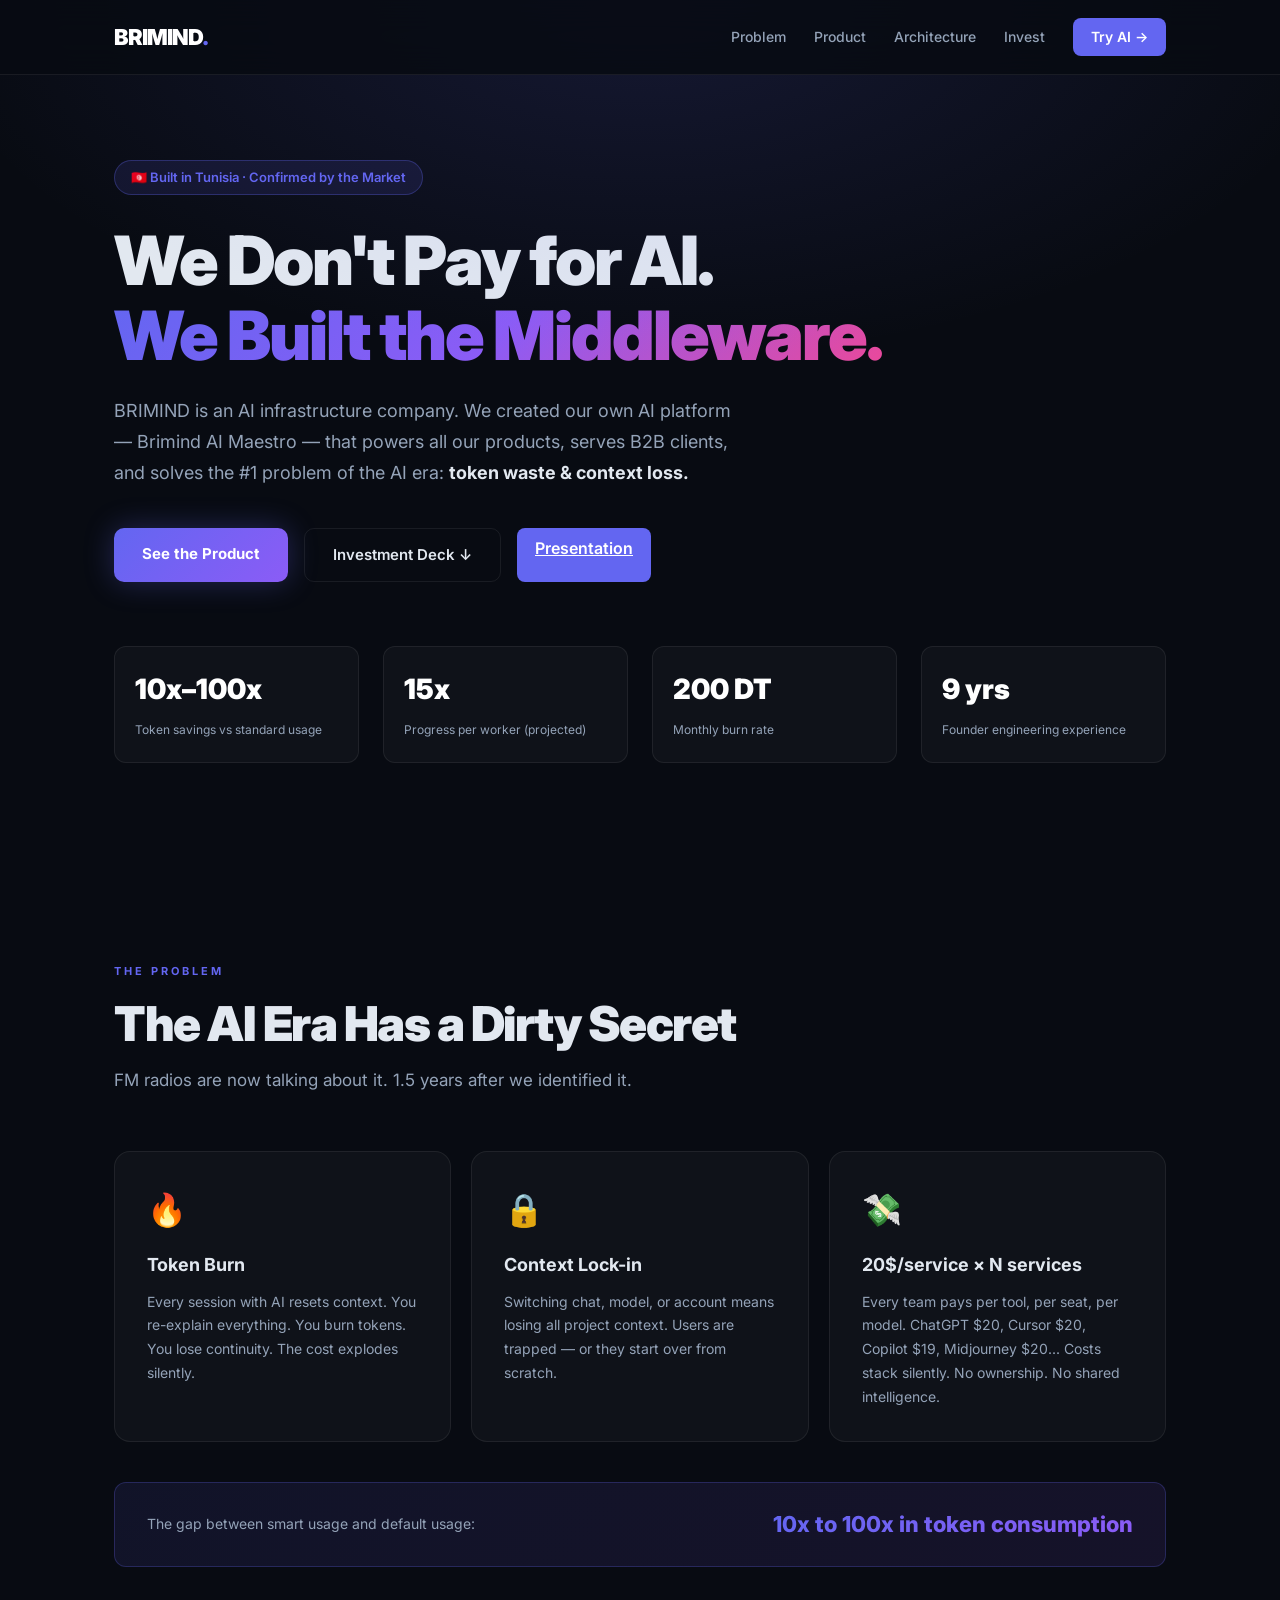
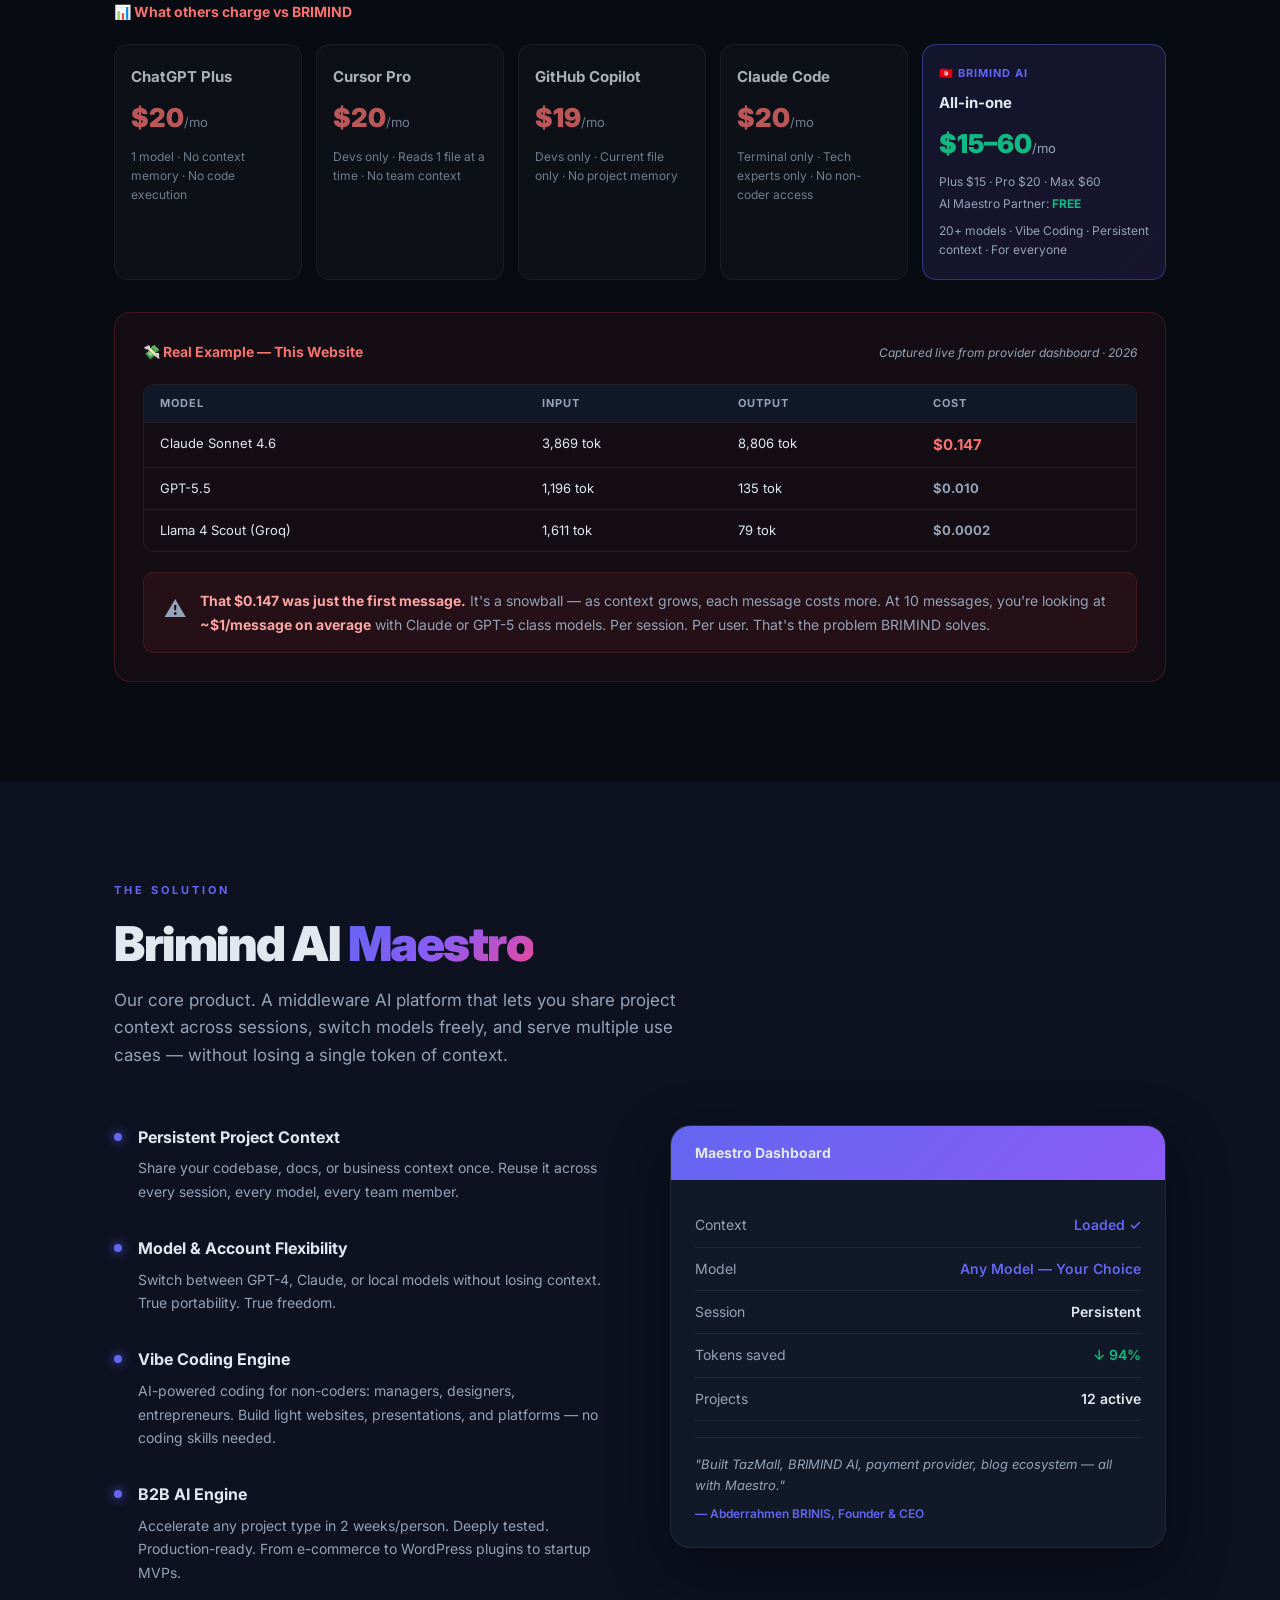
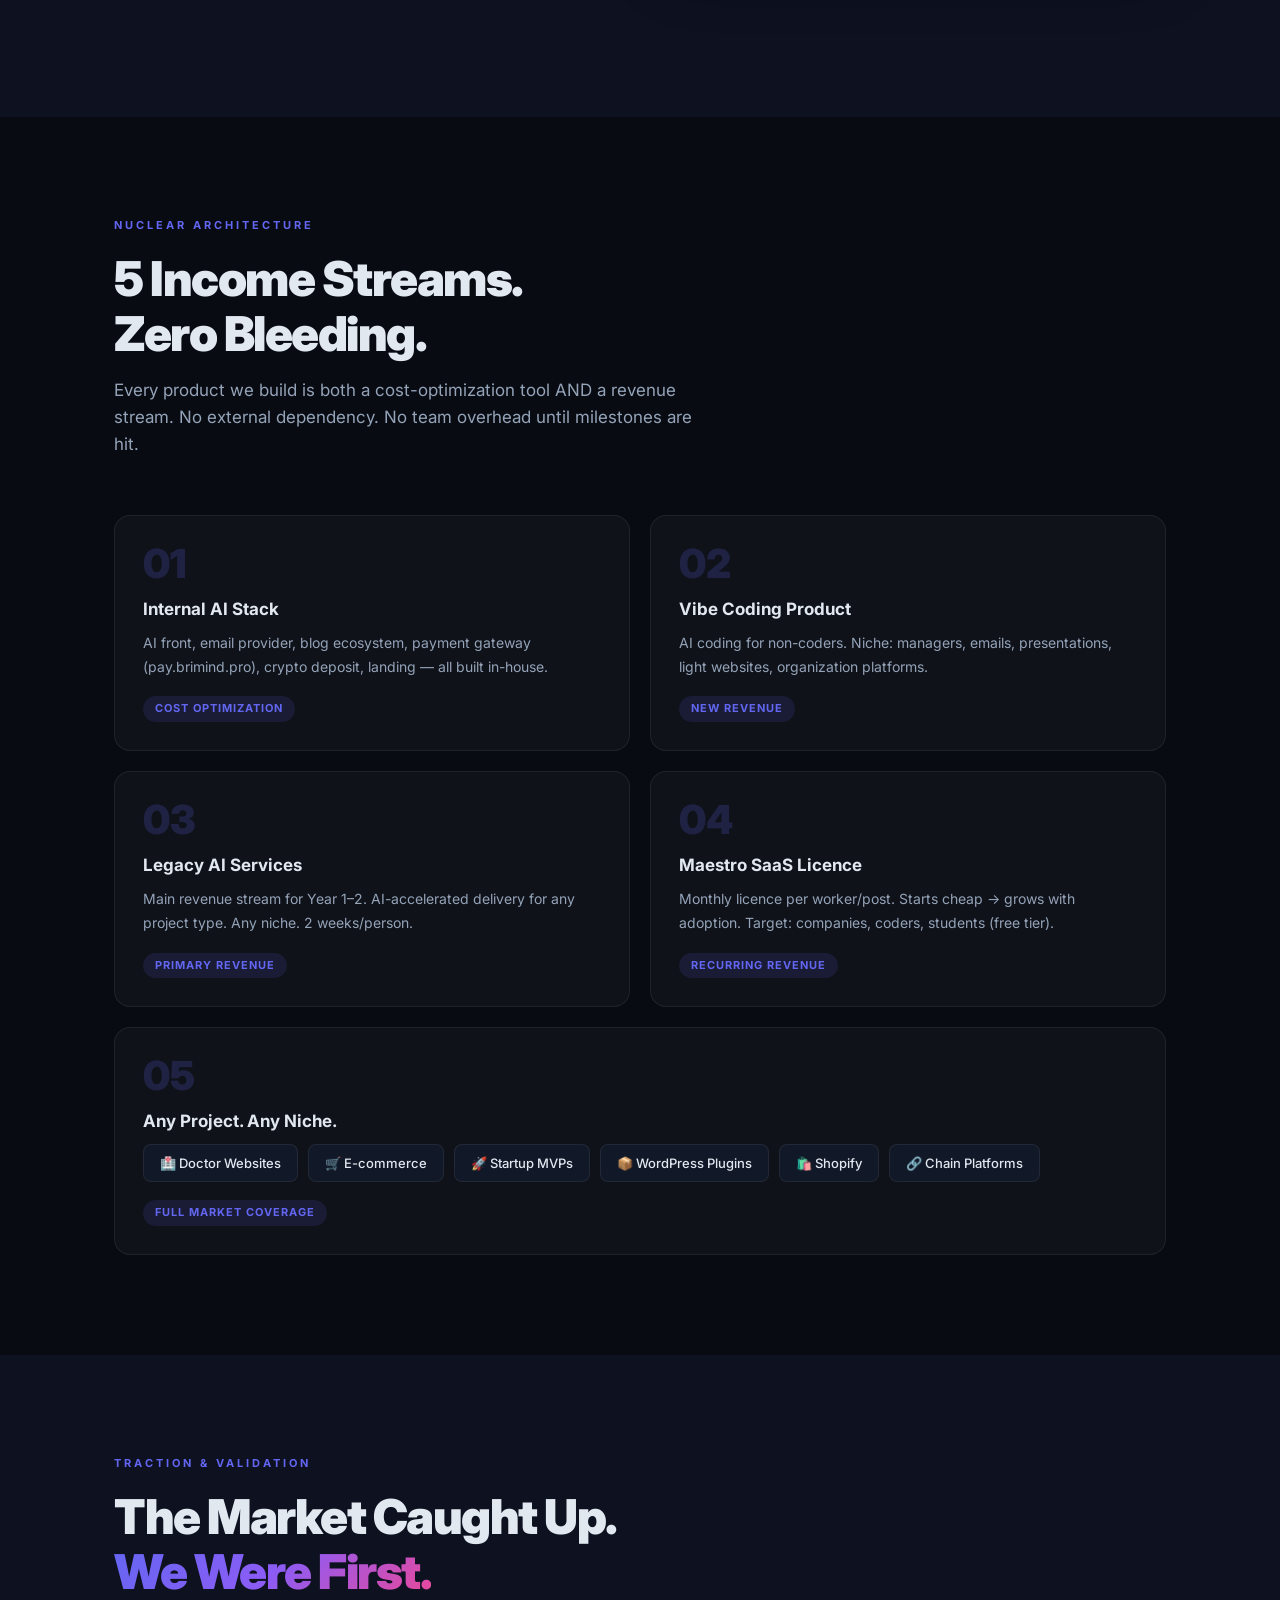
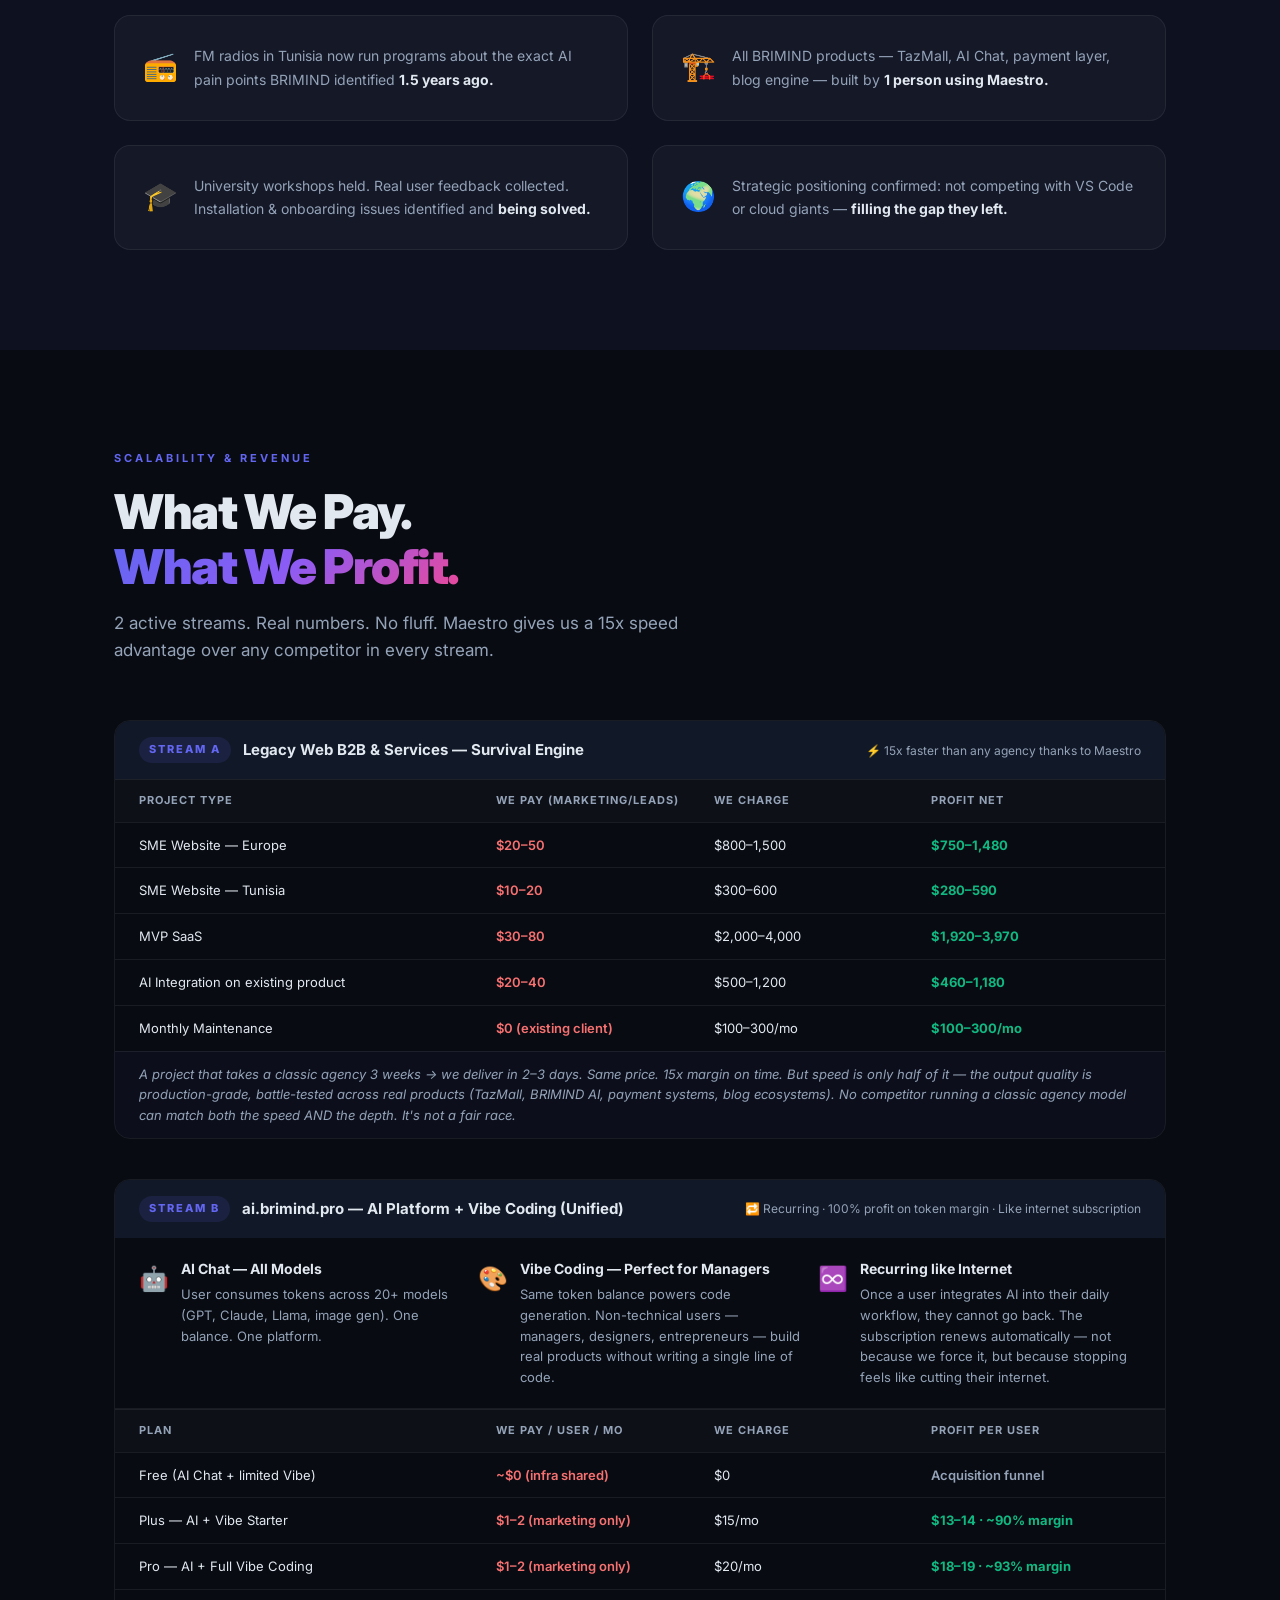
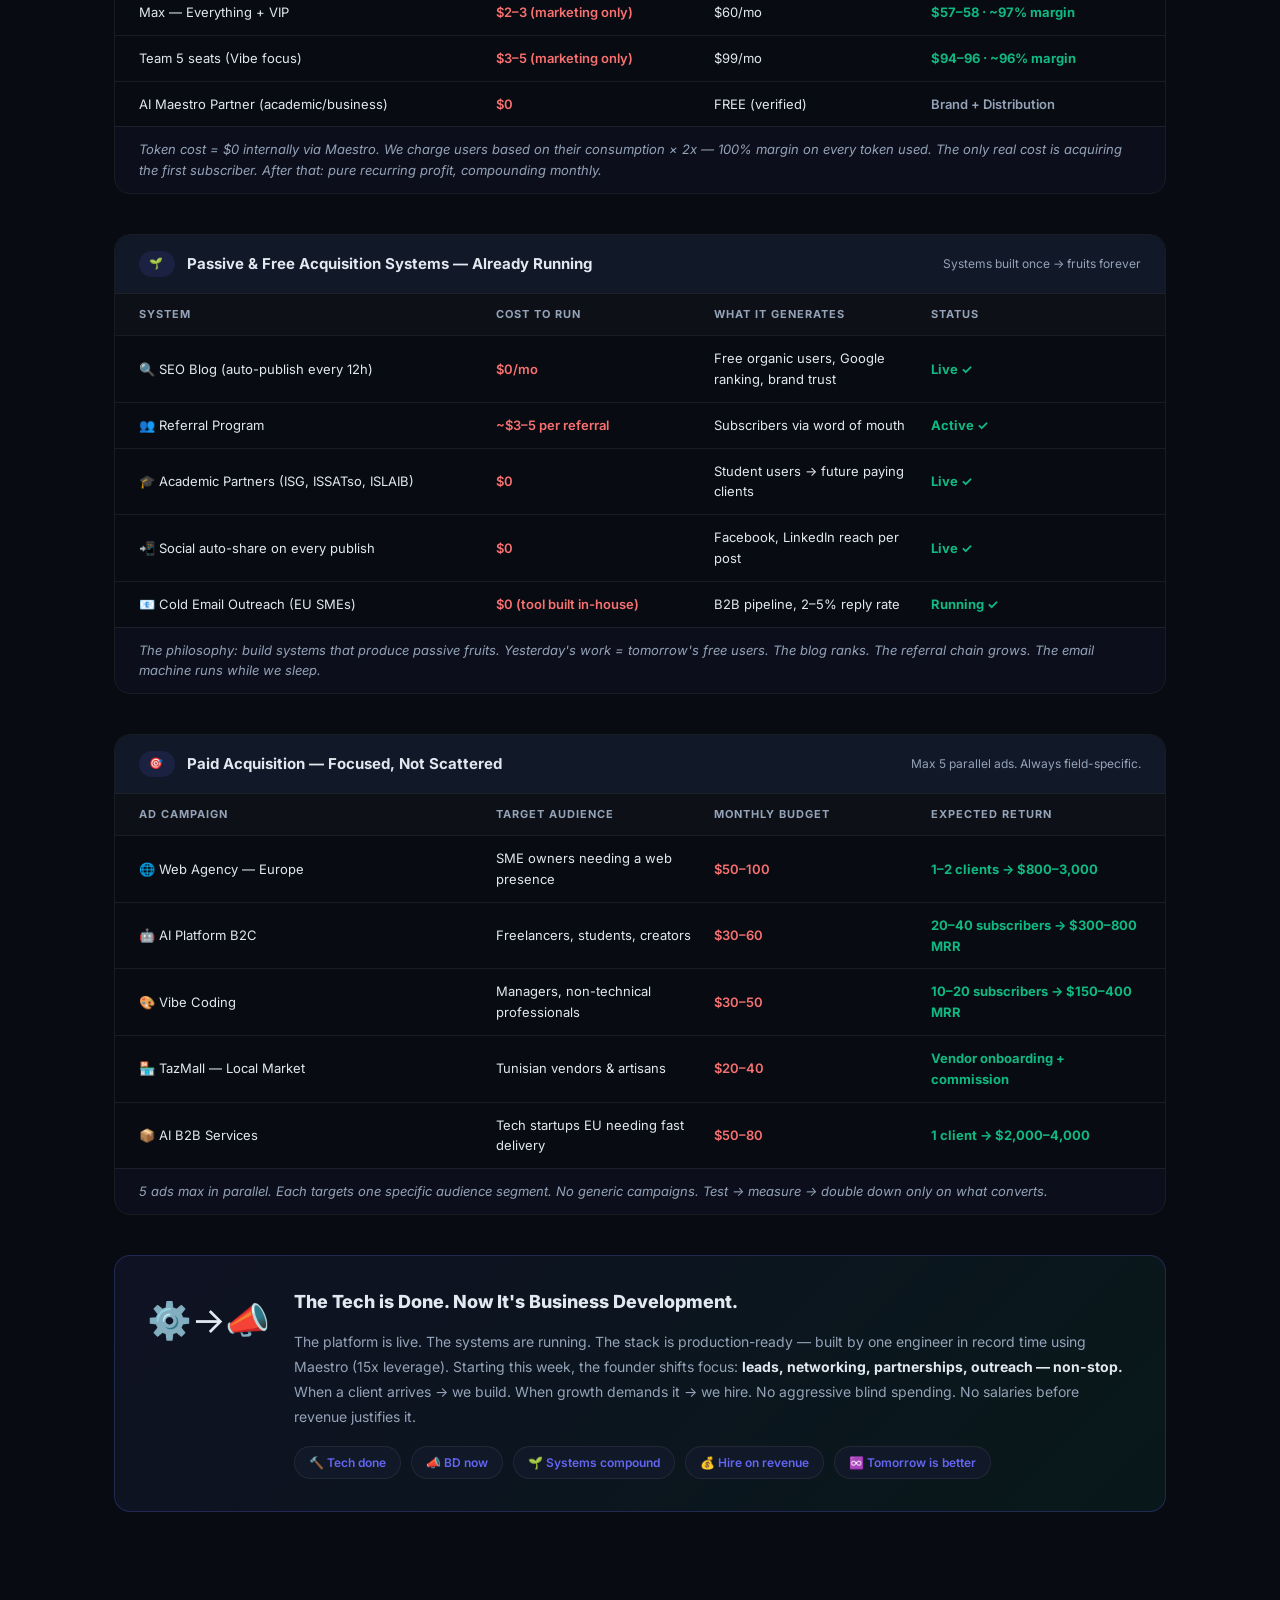
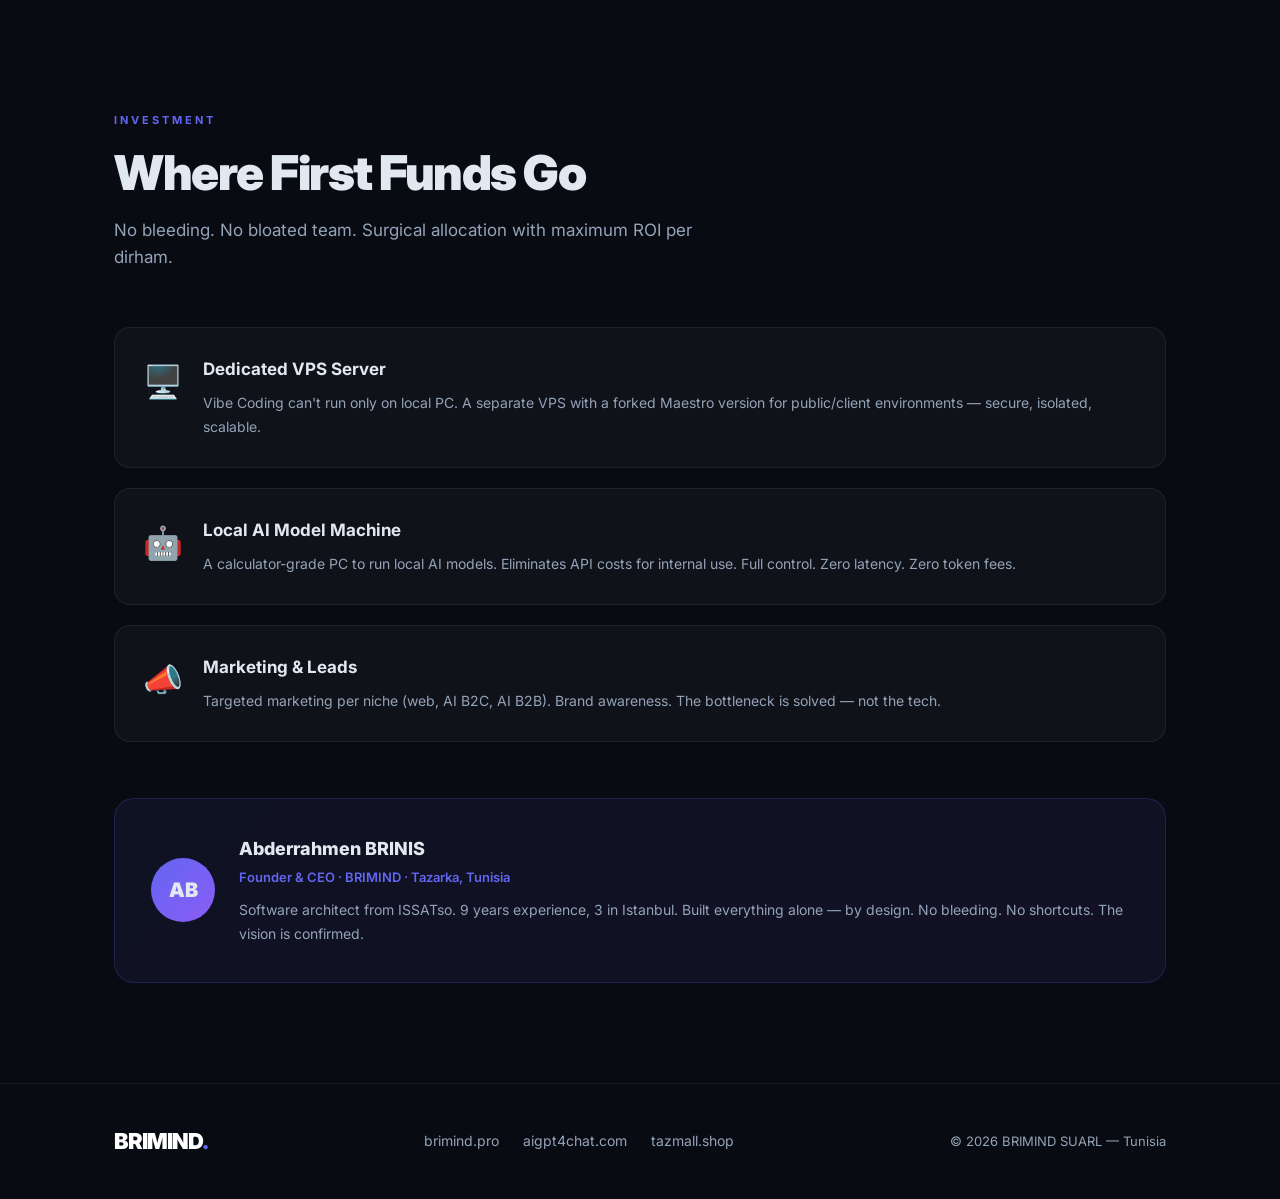
<file: public/brimind/index.html>
<!-- public/brimind/index.html -->
<!DOCTYPE html>
<html lang="en">
<head>
  <meta charset="UTF-8" />
  <meta name="viewport" content="width=device-width, initial-scale=1.0" />
  <title>BRIMIND — AI Infrastructure for the Next Era</title>
  <link rel="stylesheet" href="style.css" />
  <link href="https://fonts.googleapis.com/css2?family=Inter:wght@300;400;500;600;700;800;900&display=swap" rel="stylesheet" />
</head>
<body>
  <!-- NAV -->
  <nav class="nav">
    <div class="nav-inner">
      <div class="logo">BRIMIND<span class="dot">.</span></div>
      <div class="nav-links">
        <a href="#problem">Problem</a>
        <a href="#product">Product</a>
        <a href="#architecture">Architecture</a>
        <a href="#invest">Invest</a>
        <a href="https://aigpt4chat.com" target="_blank" class="btn-nav">Try AI →</a>
      </div>
    </div>
  </nav>

  <!-- HERO -->
  <section class="hero">
    <div class="hero-bg"></div>
    <div class="container">
      <div class="badge">🇹🇳 Built in Tunisia · Confirmed by the Market</div>
      <h1 class="hero-title">We Don't Pay for AI.<br/><span class="grad">We Built the Middleware.</span></h1>
      <p class="hero-sub">BRIMIND is an AI infrastructure company. We created our own AI platform — Brimind AI Maestro — that powers all our products, serves B2B clients, and solves the #1 problem of the AI era: <strong>token waste & context loss.</strong></p>
      <div class="hero-cta">
        <a href="#product" class="btn-primary">See the Product</a>
        <a href="#invest" class="btn-ghost">Investment Deck ↓</a>
        <a href="presentation.html" class="btn-nav">Presentation</a>
      </div>
      <div class="hero-stats">
        <div class="stat"><span class="stat-num">10x–100x</span><span class="stat-label">Token savings vs standard usage</span></div>
        <div class="stat"><span class="stat-num">15x</span><span class="stat-label">Progress per worker (projected)</span></div>
        <div class="stat"><span class="stat-num">200 DT</span><span class="stat-label">Monthly burn rate</span></div>
        <div class="stat"><span class="stat-num">9 yrs</span><span class="stat-label">Founder engineering experience</span></div>
      </div>
    </div>
  </section>

  <!-- PROBLEM -->
  <section class="section" id="problem">
    <div class="container">
      <div class="section-tag">THE PROBLEM</div>
      <h2>The AI Era Has a Dirty Secret</h2>
      <p class="section-sub">FM radios are now talking about it. 1.5 years after we identified it.</p>
      <div class="cards">
        <div class="card">
          <div class="card-icon">🔥</div>
          <h3>Token Burn</h3>
          <p>Every session with AI resets context. You re-explain everything. You burn tokens. You lose continuity. The cost explodes silently.</p>
        </div>
        <div class="card">
          <div class="card-icon">🔒</div>
          <h3>Context Lock-in</h3>
          <p>Switching chat, model, or account means losing all project context. Users are trapped — or they start over from scratch.</p>
        </div>
        <div class="card">
          <div class="card-icon">💸</div>
          <h3>20$/service × N services</h3>
          <p>Every team pays per tool, per seat, per model. ChatGPT $20, Cursor $20, Copilot $19, Midjourney $20... Costs stack silently. No ownership. No shared intelligence.</p>
        </div>
      </div>
      <div class="problem-highlight">
        <span class="ph-label">The gap between smart usage and default usage:</span>
        <span class="ph-value">10x to 100x in token consumption</span>
      </div>

      <!-- PRICING COMPARISON -->
      <div class="pricing-compare">
        <div class="pc2-header">
          <span class="cost-badge">📊 What others charge vs BRIMIND</span>
        </div>
        <div class="pc2-grid">
          <div class="pc2-item competitor">
            <div class="pc2-name">ChatGPT Plus</div>
            <div class="pc2-price">$20<span>/mo</span></div>
            <div class="pc2-features">1 model · No context memory · No code execution</div>
          </div>
          <div class="pc2-item competitor">
            <div class="pc2-name">Cursor Pro</div>
            <div class="pc2-price">$20<span>/mo</span></div>
            <div class="pc2-features">Devs only · Reads 1 file at a time · No team context</div>
          </div>
          <div class="pc2-item competitor">
            <div class="pc2-name">GitHub Copilot</div>
            <div class="pc2-price">$19<span>/mo</span></div>
            <div class="pc2-features">Devs only · Current file only · No project memory</div>
          </div>
          <div class="pc2-item competitor">
            <div class="pc2-name">Claude Code</div>
            <div class="pc2-price">$20<span>/mo</span></div>
            <div class="pc2-features">Terminal only · Tech experts only · No non-coder access</div>
          </div>
          <div class="pc2-item ours">
            <div class="pc2-badge">🇹🇳 BRIMIND AI</div>
            <div class="pc2-name">All-in-one</div>
            <div class="pc2-price">$15–60<span>/mo</span></div>
            <div class="pc2-plans">
              <span>Plus $15 · Pro $20 · Max $60</span>
              <span>AI Maestro Partner: <strong>FREE</strong></span>
            </div>
            <div class="pc2-features">20+ models · Vibe Coding · Persistent context · For everyone</div>
          </div>
        </div>
      </div>

      <!-- REAL COST EXAMPLE -->
      <div class="cost-example">
        <div class="cost-example-header">
          <span class="cost-badge">💸 Real Example — This Website</span>
          <span class="cost-note">Captured live from provider dashboard · 2026</span>
        </div>
        <div class="cost-table">
          <div class="ct-row ct-head">
            <span>Model</span><span>Input</span><span>Output</span><span>Cost</span>
          </div>
          <div class="ct-row">
            <span>Claude Sonnet 4.6</span><span>3,869 tok</span><span>8,806 tok</span><span class="ct-cost highlight">$0.147</span>
          </div>
          <div class="ct-row">
            <span>GPT-5.5</span><span>1,196 tok</span><span>135 tok</span><span class="ct-cost">$0.010</span>
          </div>
          <div class="ct-row">
            <span>Llama 4 Scout (Groq)</span><span>1,611 tok</span><span>79 tok</span><span class="ct-cost">$0.0002</span>
          </div>
        </div>
        <div class="cost-warning">
          <span class="cw-icon">⚠️</span>
          <div>
            <strong>That $0.147 was just the first message.</strong> It's a snowball — as context grows, each message costs more. At 10 messages, you're looking at <strong>~$1/message on average</strong> with Claude or GPT-5 class models. Per session. Per user. That's the problem BRIMIND solves.
          </div>
        </div>
      </div>
    </div>
  </section>

  <!-- PRODUCT -->
  <section class="section dark-section" id="product">
    <div class="container">
      <div class="section-tag">THE SOLUTION</div>
      <h2>Brimind AI <span class="grad">Maestro</span></h2>
      <p class="section-sub">Our core product. A middleware AI platform that lets you share project context across sessions, switch models freely, and serve multiple use cases — without losing a single token of context.</p>
      <div class="maestro-grid">
        <div class="maestro-left">
          <div class="feature">
            <div class="feat-dot"></div>
            <div>
              <h4>Persistent Project Context</h4>
              <p>Share your codebase, docs, or business context once. Reuse it across every session, every model, every team member.</p>
            </div>
          </div>
          <div class="feature">
            <div class="feat-dot"></div>
            <div>
              <h4>Model & Account Flexibility</h4>
              <p>Switch between GPT-4, Claude, or local models without losing context. True portability. True freedom.</p>
            </div>
          </div>
          <div class="feature">
            <div class="feat-dot"></div>
            <div>
              <h4>Vibe Coding Engine</h4>
              <p>AI-powered coding for non-coders: managers, designers, entrepreneurs. Build light websites, presentations, and platforms — no coding skills needed.</p>
            </div>
          </div>
          <div class="feature">
            <div class="feat-dot"></div>
            <div>
              <h4>B2B AI Engine</h4>
              <p>Accelerate any project type in 2 weeks/person. Deeply tested. Production-ready. From e-commerce to WordPress plugins to startup MVPs.</p>
            </div>
          </div>
        </div>
        <div class="maestro-right">
          <div class="product-card">
            <div class="pc-header">Maestro Dashboard</div>
            <div class="pc-body">
              <div class="pc-row"><span class="pc-key">Context</span><span class="pc-val active">Loaded ✓</span></div>
              <div class="pc-row"><span class="pc-key">Model</span><span class="pc-val" style="color:var(--accent)">Any Model — Your Choice</span></div>
              <div class="pc-row"><span class="pc-key">Session</span><span class="pc-val">Persistent</span></div>
              <div class="pc-row"><span class="pc-key">Tokens saved</span><span class="pc-val green">↓ 94%</span></div>
              <div class="pc-row"><span class="pc-key">Projects</span><span class="pc-val">12 active</span></div>
              <div class="pc-divider"></div>
              <div class="pc-msg">"Built TazMall, BRIMIND AI, payment provider, blog ecosystem — all with Maestro."</div>
              <div class="pc-author">— Abderrahmen BRINIS, Founder & CEO</div>
            </div>
          </div>
        </div>
      </div>
    </div>
  </section>

  <!-- ARCHITECTURE -->
  <section class="section" id="architecture">
    <div class="container">
      <div class="section-tag">NUCLEAR ARCHITECTURE</div>
      <h2>5 Income Streams.<br/>Zero Bleeding.</h2>
      <p class="section-sub">Every product we build is both a cost-optimization tool AND a revenue stream. No external dependency. No team overhead until milestones are hit.</p>
      <div class="arch-grid">
        <div class="arch-item">
          <div class="arch-num">01</div>
          <h4>Internal AI Stack</h4>
          <p>AI front, email provider, blog ecosystem, payment gateway (pay.brimind.pro), crypto deposit, landing — all built in-house.</p>
          <div class="arch-tag">Cost Optimization</div>
        </div>
        <div class="arch-item">
          <div class="arch-num">02</div>
          <h4>Vibe Coding Product</h4>
          <p>AI coding for non-coders. Niche: managers, emails, presentations, light websites, organization platforms.</p>
          <div class="arch-tag">New Revenue</div>
        </div>
        <div class="arch-item">
          <div class="arch-num">03</div>
          <h4>Legacy AI Services</h4>
          <p>Main revenue stream for Year 1–2. AI-accelerated delivery for any project type. Any niche. 2 weeks/person.</p>
          <div class="arch-tag">Primary Revenue</div>
        </div>
        <div class="arch-item">
          <div class="arch-num">04</div>
          <h4>Maestro SaaS Licence</h4>
          <p>Monthly licence per worker/post. Starts cheap → grows with adoption. Target: companies, coders, students (free tier).</p>
          <div class="arch-tag">Recurring Revenue</div>
        </div>
        <div class="arch-item arch-item-wide">
          <div class="arch-num">05</div>
          <h4>Any Project. Any Niche.</h4>
          <div class="niche-grid">
            <span class="niche">🏥 Doctor Websites</span>
            <span class="niche">🛒 E-commerce</span>
            <span class="niche">🚀 Startup MVPs</span>
            <span class="niche">📦 WordPress Plugins</span>
            <span class="niche">🛍️ Shopify</span>
            <span class="niche">🔗 Chain Platforms</span>
          </div>
          <div class="arch-tag">Full Market Coverage</div>
        </div>
      </div>
    </div>
  </section>

  <!-- TRACTION -->
  <section class="section dark-section">
    <div class="container">
      <div class="section-tag">TRACTION & VALIDATION</div>
      <h2>The Market Caught Up.<br/><span class="grad">We Were First.</span></h2>
      <div class="traction-grid">
        <div class="traction-item">
          <div class="ti-icon">📻</div>
          <p>FM radios in Tunisia now run programs about the exact AI pain points BRIMIND identified <strong>1.5 years ago.</strong></p>
        </div>
        <div class="traction-item">
          <div class="ti-icon">🏗️</div>
          <p>All BRIMIND products — TazMall, AI Chat, payment layer, blog engine — built by <strong>1 person using Maestro.</strong></p>
        </div>
        <div class="traction-item">
          <div class="ti-icon">🎓</div>
          <p>University workshops held. Real user feedback collected. Installation & onboarding issues identified and <strong>being solved.</strong></p>
        </div>
        <div class="traction-item">
          <div class="ti-icon">🌍</div>
          <p>Strategic positioning confirmed: not competing with VS Code or cloud giants — <strong>filling the gap they left.</strong></p>
        </div>
      </div>
    </div>
  </section>

  <!-- SCALABILITY TABLES -->
  <section class="section" id="scalability">
    <div class="container">
      <div class="section-tag">SCALABILITY & REVENUE</div>
      <h2>What We Pay.<br/><span class="grad">What We Profit.</span></h2>
      <p class="section-sub">2 active streams. Real numbers. No fluff. Maestro gives us a 15x speed advantage over any competitor in every stream.</p>

      <!-- STREAM A -->
      <div class="stream-block">
        <div class="stream-header">
          <span class="stream-num">STREAM A</span>
          <span class="stream-title">Legacy Web B2B & Services — Survival Engine</span>
          <span class="stream-tag">⚡ 15x faster than any agency thanks to Maestro</span>
        </div>
        <div class="rev-table">
          <div class="rt-row rt-head">
            <span>Project Type</span><span>We Pay (marketing/leads)</span><span>We Charge</span><span>Profit Net</span>
          </div>
          <div class="rt-row">
            <span>SME Website — Europe</span><span class="rt-cost">$20–50</span><span>$800–1,500</span><span class="rt-profit">$750–1,480</span>
          </div>
          <div class="rt-row">
            <span>SME Website — Tunisia</span><span class="rt-cost">$10–20</span><span>$300–600</span><span class="rt-profit">$280–590</span>
          </div>
          <div class="rt-row">
            <span>MVP SaaS</span><span class="rt-cost">$30–80</span><span>$2,000–4,000</span><span class="rt-profit">$1,920–3,970</span>
          </div>
          <div class="rt-row">
            <span>AI Integration on existing product</span><span class="rt-cost">$20–40</span><span>$500–1,200</span><span class="rt-profit">$460–1,180</span>
          </div>
          <div class="rt-row">
            <span>Monthly Maintenance</span><span class="rt-cost">$0 (existing client)</span><span>$100–300/mo</span><span class="rt-profit">$100–300/mo</span>
          </div>
        </div>
        <div class="stream-note">A project that takes a classic agency 3 weeks → we deliver in 2–3 days. Same price. 15x margin on time. But speed is only half of it — the output quality is production-grade, battle-tested across real products (TazMall, BRIMIND AI, payment systems, blog ecosystems). No competitor running a classic agency model can match both the speed AND the depth. It's not a fair race.</div>
      </div>

      <!-- STREAM B1 + B2 UNIFIED -->
      <div class="stream-block">
        <div class="stream-header">
          <span class="stream-num">STREAM B</span>
          <span class="stream-title">ai.brimind.pro — AI Platform + Vibe Coding (Unified)</span>
          <span class="stream-tag">🔁 Recurring · 100% profit on token margin · Like internet subscription</span>
        </div>
        <div class="unified-explain">
          <div class="ue-item">
            <span class="ue-icon">🤖</span>
            <div><strong>AI Chat — All Models</strong><p>User consumes tokens across 20+ models (GPT, Claude, Llama, image gen). One balance. One platform.</p></div>
          </div>
          <div class="ue-item">
            <span class="ue-icon">🎨</span>
            <div><strong>Vibe Coding — Perfect for Managers</strong><p>Same token balance powers code generation. Non-technical users — managers, designers, entrepreneurs — build real products without writing a single line of code.</p></div>
          </div>
          <div class="ue-item">
            <span class="ue-icon">♾️</span>
            <div><strong>Recurring like Internet</strong><p>Once a user integrates AI into their daily workflow, they cannot go back. The subscription renews automatically — not because we force it, but because stopping feels like cutting their internet.</p></div>
          </div>
        </div>
        <div class="rev-table">
          <div class="rt-row rt-head">
            <span>Plan</span><span>We Pay / user / mo</span><span>We Charge</span><span>Profit per user</span>
          </div>
          <div class="rt-row">
            <span>Free (AI Chat + limited Vibe)</span><span class="rt-cost">~$0 (infra shared)</span><span>$0</span><span class="rt-neutral">Acquisition funnel</span>
          </div>
          <div class="rt-row">
            <span>Plus — AI + Vibe Starter</span><span class="rt-cost">$1–2 (marketing only)</span><span>$15/mo</span><span class="rt-profit">$13–14 · ~90% margin</span>
          </div>
          <div class="rt-row">
            <span>Pro — AI + Full Vibe Coding</span><span class="rt-cost">$1–2 (marketing only)</span><span>$20/mo</span><span class="rt-profit">$18–19 · ~93% margin</span>
          </div>
          <div class="rt-row">
            <span>Max — Everything + VIP</span><span class="rt-cost">$2–3 (marketing only)</span><span>$60/mo</span><span class="rt-profit">$57–58 · ~97% margin</span>
          </div>
          <div class="rt-row">
            <span>Team 5 seats (Vibe focus)</span><span class="rt-cost">$3–5 (marketing only)</span><span>$99/mo</span><span class="rt-profit">$94–96 · ~96% margin</span>
          </div>
          <div class="rt-row">
            <span>AI Maestro Partner (academic/business)</span><span class="rt-cost">$0</span><span>FREE (verified)</span><span class="rt-neutral">Brand + Distribution</span>
          </div>
        </div>
        <div class="stream-note">Token cost = $0 internally via Maestro. We charge users based on their consumption × 2x — 100% margin on every token used. The only real cost is acquiring the first subscriber. After that: pure recurring profit, compounding monthly.</div>
      </div>

      <!-- LINEAR UNIT ECONOMICS -->
      <div class="stream-block consolidated" style="display:none">
        <div class="stream-header">
          <span class="stream-num">📊</span>
          <span class="stream-title">Unit Economics — What $1 Invested Returns</span>
        </div>
        <div class="rev-table">
          <div class="rt-row rt-head">
            <span>Action</span><span>We Invest</span><span>We Get</span><span>Net Profit</span>
          </div>
          <div class="rt-row">
            <span>1 B2B lead (Europe)</span><span class="rt-cost">$30–80</span><span>$800–1,500 (one-time)</span><span class="rt-profit">~$700–1,400</span>
          </div>
          <div class="rt-row">
            <span>1 SaaS subscriber (Plus)</span><span class="rt-cost">$1–2/mo</span><span>$15/mo recurring</span><span class="rt-profit">$13/mo forever</span>
          </div>
          <div class="rt-row">
            <span>1 SaaS subscriber (Max)</span><span class="rt-cost">$2–3/mo</span><span>$60/mo recurring</span><span class="rt-profit">$57/mo forever</span>
          </div>
          <div class="rt-row">
            <span>$1,000 in marketing (B2B)</span><span class="rt-cost">$1,000</span><span>~$8,000–15,000</span><span class="rt-profit">~$7,000–14,000</span>
          </div>
          <div class="rt-row">
            <span>$1,000 in SaaS acquisition</span><span class="rt-cost">$1,000</span><span>~$500–700 MRR added</span><span class="rt-profit">Payback in 2 months</span>
          </div>
          <div class="rt-row">
            <span>1 free user (blog/SEO/referral)</span><span class="rt-cost">$0</span><span>~3% convert to paid = $0.45 LTV avg</span><span class="rt-neutral">Compounding asset</span>
          </div>
        </div>
        <div class="stream-note">Token cost = $0 internally (Maestro). Every dollar spent on marketing is the only real variable cost. Profit is always >50% of revenue gap vs lead cost.</div>
      </div>

      <!-- PASSIVE & FREE ACQUISITION -->
      <div class="stream-block">
        <div class="stream-header">
          <span class="stream-num">🌱</span>
          <span class="stream-title">Passive & Free Acquisition Systems — Already Running</span>
          <span class="stream-tag">Systems built once → fruits forever</span>
        </div>
        <div class="rev-table">
          <div class="rt-row rt-head">
            <span>System</span><span>Cost to Run</span><span>What it Generates</span><span>Status</span>
          </div>
          <div class="rt-row">
            <span>🔍 SEO Blog (auto-publish every 12h)</span><span class="rt-cost">$0/mo</span><span>Free organic users, Google ranking, brand trust</span><span class="rt-profit">Live ✓</span>
          </div>
          <div class="rt-row">
            <span>👥 Referral Program</span><span class="rt-cost">~$3–5 per referral</span><span>Subscribers via word of mouth</span><span class="rt-profit">Active ✓</span>
          </div>
          <div class="rt-row">
            <span>🎓 Academic Partners (ISG, ISSATso, ISLAIB)</span><span class="rt-cost">$0</span><span>Student users → future paying clients</span><span class="rt-profit">Live ✓</span>
          </div>
          <div class="rt-row">
            <span>📲 Social auto-share on every publish</span><span class="rt-cost">$0</span><span>Facebook, LinkedIn reach per post</span><span class="rt-profit">Live ✓</span>
          </div>
          <div class="rt-row">
            <span>📧 Cold Email Outreach (EU SMEs)</span><span class="rt-cost">$0 (tool built in-house)</span><span>B2B pipeline, 2–5% reply rate</span><span class="rt-profit">Running ✓</span>
          </div>
        </div>
        <div class="stream-note">The philosophy: build systems that produce passive fruits. Yesterday's work = tomorrow's free users. The blog ranks. The referral chain grows. The email machine runs while we sleep.</div>
      </div>

      <!-- FOCUSED ADS STRATEGY -->
      <div class="stream-block">
        <div class="stream-header">
          <span class="stream-num">🎯</span>
          <span class="stream-title">Paid Acquisition — Focused, Not Scattered</span>
          <span class="stream-tag">Max 5 parallel ads. Always field-specific.</span>
        </div>
        <div class="rev-table">
          <div class="rt-row rt-head">
            <span>Ad Campaign</span><span>Target Audience</span><span>Monthly Budget</span><span>Expected Return</span>
          </div>
          <div class="rt-row">
            <span>🌐 Web Agency — Europe</span><span>SME owners needing a web presence</span><span class="rt-cost">$50–100</span><span class="rt-profit">1–2 clients → $800–3,000</span>
          </div>
          <div class="rt-row">
            <span>🤖 AI Platform B2C</span><span>Freelancers, students, creators</span><span class="rt-cost">$30–60</span><span class="rt-profit">20–40 subscribers → $300–800 MRR</span>
          </div>
          <div class="rt-row">
            <span>🎨 Vibe Coding</span><span>Managers, non-technical professionals</span><span class="rt-cost">$30–50</span><span class="rt-profit">10–20 subscribers → $150–400 MRR</span>
          </div>
          <div class="rt-row">
            <span>🏪 TazMall — Local Market</span><span>Tunisian vendors & artisans</span><span class="rt-cost">$20–40</span><span class="rt-profit">Vendor onboarding + commission</span>
          </div>
          <div class="rt-row">
            <span>📦 AI B2B Services</span><span>Tech startups EU needing fast delivery</span><span class="rt-cost">$50–80</span><span class="rt-profit">1 client → $2,000–4,000</span>
          </div>
        </div>
        <div class="stream-note">5 ads max in parallel. Each targets one specific audience segment. No generic campaigns. Test → measure → double down only on what converts.</div>
      </div>

      <!-- FOUNDER MODE -->
      <div class="founder-mode-block">
        <div class="fm-icon">⚙️→📣</div>
        <div>
          <div class="fm-title">The Tech is Done. Now It's Business Development.</div>
          <div class="fm-text">The platform is live. The systems are running. The stack is production-ready — built by one engineer in record time using Maestro (15x leverage). Starting this week, the founder shifts focus: <strong>leads, networking, partnerships, outreach — non-stop.</strong> When a client arrives → we build. When growth demands it → we hire. No aggressive blind spending. No salaries before revenue justifies it.</div>
          <div class="fm-pillars">
            <span class="fm-pill">🔨 Tech done</span>
            <span class="fm-pill">📣 BD now</span>
            <span class="fm-pill">🌱 Systems compound</span>
            <span class="fm-pill">💰 Hire on revenue</span>
            <span class="fm-pill">♾️ Tomorrow is better</span>
          </div>
        </div>
      </div>

    </div>
  </section>

  <!-- INVEST -->
  <section class="section" id="invest">
    <div class="container">
      <div class="section-tag">INVESTMENT</div>
      <h2>Where First Funds Go</h2>
      <p class="section-sub">No bleeding. No bloated team. Surgical allocation with maximum ROI per dirham.</p>
      <div class="invest-list">
        <div class="invest-item">
          <div class="ii-icon">🖥️</div>
          <div>
            <h4>Dedicated VPS Server</h4>
            <p>Vibe Coding can't run only on local PC. A separate VPS with a forked Maestro version for public/client environments — secure, isolated, scalable.</p>
          </div>
        </div>
        <div class="invest-item">
          <div class="ii-icon">🤖</div>
          <div>
            <h4>Local AI Model Machine</h4>
            <p>A calculator-grade PC to run local AI models. Eliminates API costs for internal use. Full control. Zero latency. Zero token fees.</p>
          </div>
        </div>
        <div class="invest-item">
          <div class="ii-icon">📣</div>
          <div>
            <h4>Marketing & Leads</h4>
            <p>Targeted marketing per niche (web, AI B2C, AI B2B). Brand awareness. The bottleneck is solved — not the tech.</p>
          </div>
        </div>
      </div>
      <div class="founder-block">
        <div class="founder-avatar">AB</div>
        <div>
          <div class="founder-name">Abderrahmen BRINIS</div>
          <div class="founder-title">Founder & CEO · BRIMIND · Tazarka, Tunisia</div>
          <div class="founder-bio">Software architect from ISSATso. 9 years experience, 3 in Istanbul. Built everything alone — by design. No bleeding. No shortcuts. The vision is confirmed.</div>
        </div>
      </div>
    </div>
  </section>

  <!-- FOOTER -->
  <footer class="footer">
    <div class="container">
      <div class="footer-inner">
        <div class="logo">BRIMIND<span class="dot">.</span></div>
        <div class="footer-links">
          <a href="https://brimind.pro" target="_blank">brimind.pro</a>
          <a href="https://aigpt4chat.com" target="_blank">aigpt4chat.com</a>
          <a href="https://tazmall.shop" target="_blank">tazmall.shop</a>
        </div>
        <div class="footer-copy">© 2026 BRIMIND SUARL — Tunisia</div>
      </div>
    </div>
  </footer>

  <script src="script.js"></script>
</body>
</html>
</file>
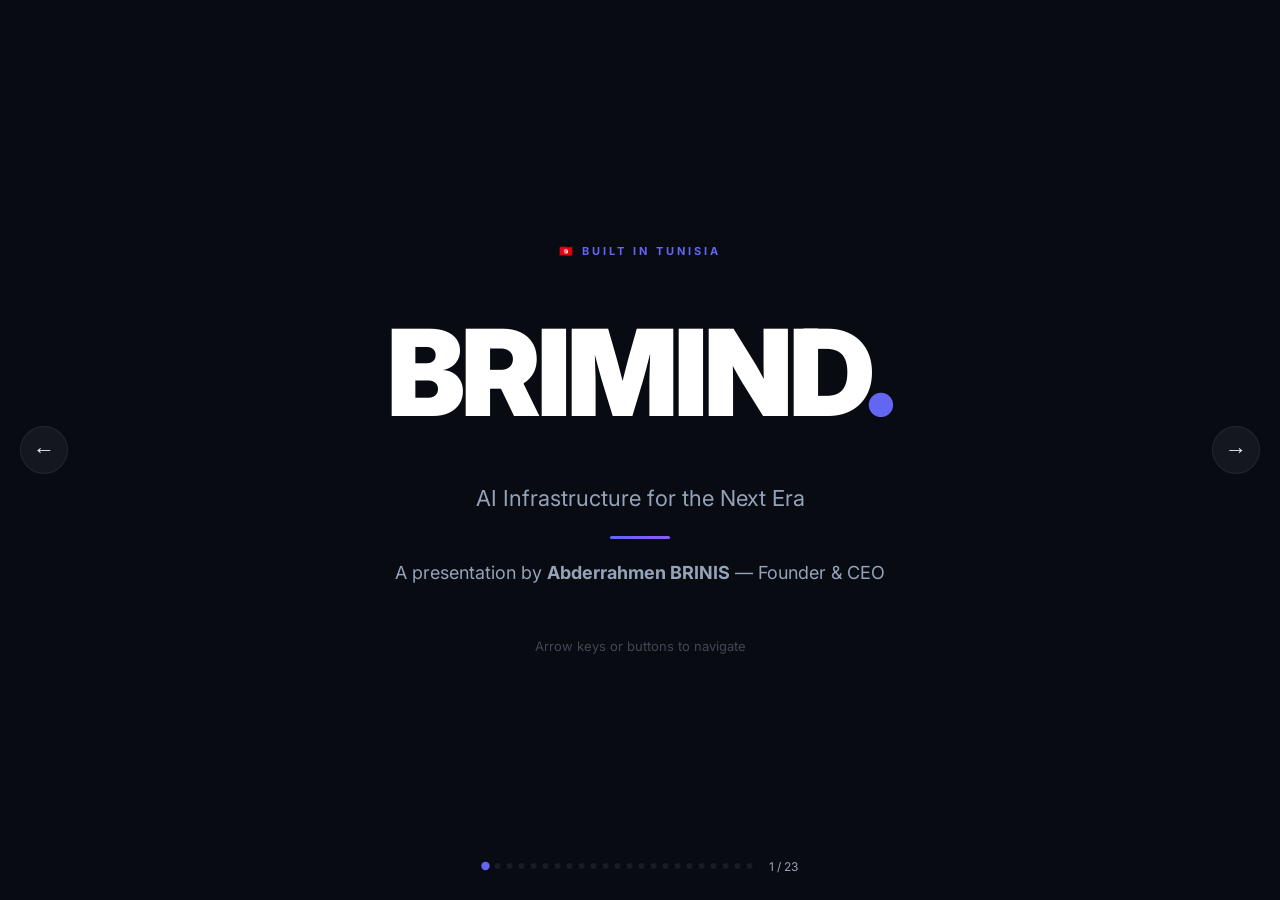
<file: public/brimind/presentation.html>
<!-- public/brimind/presentation.html -->
<!DOCTYPE html>
<html lang="en">
<head>
  <meta charset="UTF-8" />
  <meta name="viewport" content="width=device-width, initial-scale=1.0" />
  <title>BRIMIND — Investor Presentation</title>
  <link href="https://fonts.googleapis.com/css2?family=Inter:wght@300;400;500;600;700;800;900&display=swap" rel="stylesheet" />
  <link rel="stylesheet" href="presentation-style.css" />
</head>
<body class="pres-body">

  <div class="pres-container">

    <!-- 1: INTRO -->
    <div class="slide active" data-slide="1">
      <div class="slide-eyebrow">🇹🇳 Built in Tunisia</div>
      <h1 class="slide-hero">BRIMIND<span class="dot">.</span></h1>
      <p class="slide-tagline">AI Infrastructure for the Next Era</p>
      <div class="slide-divider"></div>
      <p class="slide-sub">A presentation by <strong>Abderrahmen BRINIS</strong> — Founder & CEO</p>
      <div class="slide-footer-note">Arrow keys or buttons to navigate</div>
    </div>

    <!-- 2: FOUNDER -->
    <div class="slide" data-slide="2">
      <div class="slide-eyebrow">THE FOUNDER</div>
      <h2 class="slide-title">Abderrahmen <span class="grad">BRINIS</span></h2>
      <div class="founder-pres-grid">
        <div class="fp-avatar">AB</div>
        <div class="fp-details">
          <div class="fp-row"><span class="fp-icon">🎓</span><span>Software Architect — ISSATso, Tunisia</span></div>
          <div class="fp-row"><span class="fp-icon">⚙️</span><span><strong>9 years</strong> full-stack engineering — AI, Web3, Blockchain, Fintech, SaaS</span></div>
          <div class="fp-row"><span class="fp-icon">🌍</span><span>3 years in Istanbul — international mindset</span></div>
          <div class="fp-row"><span class="fp-icon">🏗️</span><span>Built 10+ production systems — solo, by design</span></div>
          <div class="fp-row"><span class="fp-icon">🎮</span><span>Academic partner: ISG Tunis · ISSATso · ISLAIB · Global Game Jam Sousse</span></div>
          <div class="fp-row"><span class="fp-icon">📍</span><span>Tazarka, Nabeul — operating globally</span></div>
        </div>
      </div>
      <div class="slide-quote">"I don't hire to build. I build to validate. Then hire when revenue demands it."</div>
    </div>

    <!-- 3: COMPANY -->
    <div class="slide" data-slide="3">
      <div class="slide-eyebrow">THE COMPANY</div>
      <h2 class="slide-title">BRIMIND <span class="grad">AI SUARL</span></h2>
      <div class="company-grid">
        <div class="co-item"><span class="co-icon">🏢</span><div><strong>Entity</strong><p>Société Unipersonnelle à Responsabilité Limitée — registered Tunisia, Tazarka, Nabeul. Identifiant: 1947767M</p></div></div>
        <div class="co-item"><span class="co-icon">📅</span><div><strong>Founded</strong><p>Activity started: 08/09/2025 · Publication: 10/11/2025</p></div></div>
        <div class="co-item"><span class="co-icon">🌍</span><div><strong>Regime</strong><p>Totalement Exportatrice — tax-optimized export company, operating globally from Tunisia</p></div></div>
        <div class="co-item"><span class="co-icon">🚀</span><div><strong>Products Live</strong><p>ai.brimind.pro · services.brimind.pro · tazmall.shop · pay.brimind.pro · 1,450+ users</p></div></div>
        <div class="co-item"><span class="co-icon">🎓</span><div><strong>Academic Partners</strong><p>ISG Tunis · ISSATso · ISLAIB — verified institutional relationships</p></div></div>
        <div class="co-item"><span class="co-icon">💰</span><div><strong>Burn Rate</strong><p>~$50/mo total infrastructure cost. Zero salaries until revenue justifies it.</p></div></div>
      </div>
    </div>

    <!-- 4: STORY (big word) -->
    <div class="slide" data-slide="4">
      <div class="big-word">STORY</div>
    </div>

    <!-- 5: PROBLEM (big word) -->
    <div class="slide" data-slide="5">
      <div class="big-word" style="background:none;-webkit-text-fill-color:#f87171;color:#f87171;">PROBLEM</div>
    </div>

    <!-- 6: PROBLEM 1 — TOKEN BURN -->
    <div class="slide" data-slide="6">
      <div class="slide-eyebrow">PROBLEM 1 / 3</div>
      <div class="prob-big-icon">🔥</div>
      <h2 class="slide-title prob-title">Every AI Session<br/><span class="grad">Starts From Zero</span></h2>
      <p class="prob-explain">You open a new chat. The AI has no idea who you are, what your project is, what you decided yesterday. You spend the first 10 messages just re-explaining context. You burn tokens. You lose time. You lose continuity.</p>
      <div class="prob-impact">
        <div class="pi-item"><span class="pi-num">10x–100x</span><span class="pi-label">more tokens consumed vs smart usage</span></div>
        <div class="pi-item"><span class="pi-num">$0.147</span><span class="pi-label">for message #1 of this website — alone</span></div>
        <div class="pi-item"><span class="pi-num">~$1</span><span class="pi-label">per message by message #10 on average</span></div>
      </div>
    </div>

    <!-- 7: PROBLEM 2 — CONTEXT LOCK-IN -->
    <div class="slide" data-slide="7">
      <div class="slide-eyebrow">PROBLEM 2 / 3</div>
      <div class="prob-big-icon">🔒</div>
      <h2 class="slide-title prob-title">You're Trapped.<br/><span class="grad">Context Doesn't Travel.</span></h2>
      <p class="prob-explain">Switch to a different model? Lose your context. Open a new account? Start over. Close your laptop? Gone. Every tool keeps your context hostage inside its own walls. No portability. No memory. No continuity.</p>
      <div class="prob-impact">
        <div class="pi-item"><span class="pi-num">0</span><span class="pi-label">tools today share context across sessions</span></div>
        <div class="pi-item"><span class="pi-num">100%</span><span class="pi-label">of users restart context daily</span></div>
        <div class="pi-item"><span class="pi-num">∞</span><span class="pi-label">re-explanations across your team's lifetime</span></div>
      </div>
    </div>

    <!-- 8: PROBLEM 3 — COST STACK -->
    <div class="slide" data-slide="8">
      <div class="slide-eyebrow">PROBLEM 3 / 3</div>
      <div class="prob-big-icon">💸</div>
      <h2 class="slide-title prob-title">$20 Per Service.<br/><span class="grad">Times How Many Services?</span></h2>
      <p class="prob-explain">ChatGPT $20. Cursor $20. Copilot $19. Claude $20. Midjourney $20. Each tool. Each seat. Each month. They don't talk to each other. They don't share intelligence. You pay more, get less. Every year a new $20 service appears.</p>
      <div class="prob-services">
        <span class="ps-item">ChatGPT $20</span>
        <span class="ps-item">Cursor $20</span>
        <span class="ps-item">Copilot $19</span>
        <span class="ps-item">Claude $20</span>
        <span class="ps-item">Midjourney $20</span>
        <span class="ps-item ps-plus">+ next tool $20</span>
        <span class="ps-item ps-plus">+ next tool $20</span>
        <span class="ps-total">= $140+/mo per person · no shared intelligence</span>
      </div>
    </div>

    <!-- 9: SOLUTION -->
    <div class="slide" data-slide="9">
      <div class="slide-eyebrow">THE SOLUTION</div>
      <h2 class="slide-title">Brimind AI <span class="grad">Maestro</span></h2>
      <p class="slide-sub-sm">The middleware layer the AI world was missing.</p>
      <div class="sol-grid">
        <div class="sol-item"><div class="sol-dot"></div><div><strong>Persistent Project Context</strong><p>Load once. Reuse across every session, every model, every team member. Forever.</p></div></div>
        <div class="sol-item"><div class="sol-dot"></div><div><strong>Any Model — Your Choice</strong><p>GPT, Claude, Llama, local — same context. You switch. Nothing is lost.</p></div></div>
        <div class="sol-item"><div class="sol-dot"></div><div><strong>Vibe Coding for Managers</strong><p>Non-technical users build real products in 2 clicks. No code. No agency. No waiting.</p></div></div>
        <div class="sol-item"><div class="sol-dot"></div><div><strong>15x Speed. Irresistible Quality.</strong><p>3 weeks of agency work → 2 days. Same price. Better output. Not a fair race.</p></div></div>
      </div>
      <div class="sol-stat-row">
        <div class="sol-stat"><span>↓ 94%</span><small>Tokens saved</small></div>
        <div class="sol-stat"><span>15x</span><small>Faster than any agency</small></div>
        <div class="sol-stat"><span>$0</span><small>Internal API cost</small></div>
        <div class="sol-stat"><span>1,450+</span><small>Active users</small></div>
      </div>
    </div>

    <!-- 10: INNOVATION -->
    <div class="slide" data-slide="10">
      <div class="slide-eyebrow">THE INNOVATION</div>
      <h2 class="slide-title">Why This Is <span class="grad">Actually New</span></h2>
      <p class="slide-sub-sm">Nobody built the middleware layer. Everyone built the tools. We built the layer between you and all tools.</p>
      <div class="innov-grid">
        <div class="innov-item"><div class="innov-icon">🧠</div><strong>Context as Infrastructure</strong><p>Like a database for your AI memory. Persists across sessions, models, team members. First time this exists outside a Big Tech product.</p></div>
        <div class="innov-item"><div class="innov-icon">🔀</div><strong>Model Agnostic by Design</strong><p>GPT, Claude, Llama, local models — same context, same interface. You own the intelligence. Not the tool vendor.</p></div>
        <div class="innov-item"><div class="innov-icon">🎨</div><strong>Vibe Coding — First for Non-Coders</strong><p>Every competitor targets developers. We target the 99% who can't code but need to build. Managers. Designers. Entrepreneurs. Nobody built this for them.</p></div>
        <div class="innov-item"><div class="innov-icon">💰</div><strong>Token Economics Flipped</strong><p>We don't sell tokens. We save them. Internal cost = $0 via Maestro. We charge users × 2x consumption. 100% margin on the delta.</p></div>
      </div>
    </div>

    <!-- 11: NUCLEAR ARCHITECTURE -->
    <div class="slide" data-slide="11">
      <div class="slide-eyebrow">NUCLEAR ARCHITECTURE</div>
      <h2 class="slide-title">Maestro Generates <span class="grad">Everything We Build</span></h2>
      <p class="slide-sub-sm">Every product we use internally = a cost we eliminated + a revenue stream we own.</p>
      <div class="nuclear-center">
        <div class="nc-core">⚙️<span>AI MAESTRO</span></div>
        <div class="nc-arrow">↓ powers all of this</div>
      </div>
      <div class="nuclear-grid">
        <div class="ng-item"><span class="ng-icon">🤖</span><div><strong>ai.brimind.pro</strong><p>AI front — 20+ models, Vibe Coding, subscriptions</p></div></div>
        <div class="ng-item"><span class="ng-icon">📧</span><div><strong>Email Provider</strong><p>In-house sender — zero Mailchimp/Sendgrid fees</p></div></div>
        <div class="ng-item"><span class="ng-icon">📝</span><div><strong>Blog Ecosystem</strong><p>Auto-publish every 12h · SEO · FR/AR/ES/EN · Powers TazMall too</p></div></div>
        <div class="ng-item"><span class="ng-icon">🛒</span><div><strong>TazMall (tazmall.shop)</strong><p>SaaS e-commerce consuming blog AI provider of BRIMIND</p></div></div>
        <div class="ng-item"><span class="ng-icon">💳</span><div><strong>pay.brimind.pro</strong><p>Payment gateway — Flouci sandbox · powers all BRIMIND products</p></div></div>
        <div class="ng-item"><span class="ng-icon">🌐</span><div><strong>brimind.pro</strong><p>Landing page — our own marketing asset</p></div></div>
        <div class="ng-item"><span class="ng-icon">₿</span><div><strong>crypto.brimind.pro</strong><p>Crypto deposit ecosystem — internal treasury tool</p></div></div>
        <div class="ng-item ng-highlight"><span class="ng-icon">💡</span><div><strong>The principle</strong><p>Each tool we build = cost eliminated internally + potential revenue externally</p></div></div>
      </div>
    </div>

    <!-- 12: DEMO (big word) -->
    <div class="slide" data-slide="12">
      <div class="big-word">DEMO</div>
    </div>

    <!-- 13: DEMONSTRATION -->
    <div class="slide" data-slide="13">
      <div class="slide-eyebrow">LIVE DEMONSTRATION</div>
      <h2 class="slide-title">See It. <span class="grad">Don't Just Hear It.</span></h2>
      <div class="demo-grid">
        <div class="demo-item">
          <div class="demo-num">01</div>
          <div class="demo-icon">🤖</div>
          <h3>AI Chat</h3>
          <p>Switch between 20+ models in one session. Context stays. Nothing resets. Show the problem disappearing in real time.</p>
          <a href="https://ai.brimind.pro" target="_blank" class="demo-link">ai.brimind.pro →</a>
        </div>
        <div class="demo-item">
          <div class="demo-num">02</div>
          <div class="demo-icon">🎨</div>
          <h3>Vibe Coding</h3>
          <p>A non-coder builds a real page in 2 clicks. No terminal. No code. Show a manager doing what used to need a developer.</p>
          <a href="https://ai.brimind.pro" target="_blank" class="demo-link">Try Vibe Coding →</a>
        </div>
        <div class="demo-item">
          <div class="demo-num">03</div>
          <div class="demo-icon">⚙️</div>
          <h3>AI Maestro</h3>
          <p>Load a project context. Switch model. Context persists. Show the 94% token saving. Show what 15x speed looks like live.</p>
          <a href="https://ai.brimind.pro" target="_blank" class="demo-link">Open Maestro →</a>
        </div>
      </div>
    </div>

    <!-- 14: STORY TIMELINE -->
    <div class="slide" data-slide="14">
      <div class="slide-eyebrow">THE STORY</div>
      <h2 class="slide-title">I Saw the Problem <span class="grad">Before the Market Did</span></h2>
      <div class="story-timeline">
        <div class="st-item"><div class="st-dot early"></div><div class="st-content"><div class="st-label">1.5 Years Ago</div><div class="st-text">While using AI daily, I noticed what nobody talked about: <strong>every new session resets context.</strong> You re-explain everything. Tokens burn. Costs explode. I called it the Token Waste Problem.</div></div></div>
        <div class="st-item"><div class="st-dot build"></div><div class="st-content"><div class="st-label">The Decision</div><div class="st-text">Instead of switching tools, I built the fix: <strong>Brimind AI Maestro</strong> — a middleware that keeps context alive, switches models freely, and makes AI work the way it always should have.</div></div></div>
        <div class="st-item"><div class="st-dot validate"></div><div class="st-content"><div class="st-label">The Validation</div><div class="st-text">FM radios in Tunisia started covering the exact same AI pain points. <strong>The world caught up. We were 1.5 years ahead.</strong> The anomaly became the market.</div></div></div>
        <div class="st-item"><div class="st-dot now"></div><div class="st-content"><div class="st-label">Today — May 2026</div><div class="st-text">Tech done. 1,450+ users. Multiple live products. <strong>Now: business development. Non-stop.</strong></div></div></div>
      </div>
    </div>

    <!-- 15: FEELING -->
    <div class="slide" data-slide="15">
      <div class="slide-eyebrow">THE MOMENT</div>
      <h2 class="slide-title">When I Told People <span class="grad">About My Idea</span></h2>
      <div class="feeling-block">
        <div class="fb-video">
          <iframe width="500" height="282"
            src="https://www.youtube.com/embed/DVryY-MqMSM?start=1448&end=1560"
            title="The Founder Feeling" frameborder="0"
            allow="accelerometer; autoplay; clipboard-write; encrypted-media; gyroscope; picture-in-picture"
            allowfullscreen></iframe>
        </div>
        <div class="fb-text">
          <p>Watch <strong>24:08 → 26:00</strong>. That's the exact feeling.</p>
          <div class="fb-divider"></div>
          <p>You see the problem clearly.<br/>You explain it with passion.<br/>People nod politely.</p>
          <p>Then go back to what they were doing.</p>
          <div class="fb-divider"></div>
          <p>Not because the idea was wrong.</p>
          <p class="fb-punchline">Because the market wasn't ready yet.<br/><span style="color:var(--green)">It is now.</span></p>
        </div>
      </div>
    </div>

    <!-- 16: MARKET TARGETS -->
    <div class="slide" data-slide="16">
      <div class="slide-eyebrow">MARKETING — CONCRETE MARKETS</div>
      <h2 class="slide-title">When We Say <span class="grad">"Any Niche"</span> — We Mean These</h2>
      <p class="slide-sub-sm">5 parallel ads max. Each targets one field. Each speaks the language of that field only.</p>
      <div class="market-table">
        <div class="mt-row mt-head"><span>Field</span><span>Concrete Target</span><span>Their Need</span><span>Our Offer</span></div>
        <div class="mt-row"><span>🏥 Doctor Websites</span><span>Medical professionals TN/EU</span><span>Online presence + booking</span><span>Fast site · AI content · $800–1,500</span></div>
        <div class="mt-row"><span>🛒 E-commerce</span><span>SME product sellers</span><span>Online store + visibility</span><span>TazMall or custom · SEO blog included</span></div>
        <div class="mt-row"><span>🚀 Startup MVPs</span><span>Non-technical founders EU</span><span>Ship fast, validate idea</span><span>2-week delivery · Vibe Coding · $2,000–4,000</span></div>
        <div class="mt-row"><span>📦 WordPress Plugins</span><span>WP agency owners</span><span>Custom feature / automation</span><span>AI-built plugin · fast delivery · white-label</span></div>
        <div class="mt-row"><span>🛍️ Shopify</span><span>D2C brand owners</span><span>Theme / app customization</span><span>Shopify dev · AI product descriptions</span></div>
        <div class="mt-row"><span>🔗 Chain / Extern Plugins</span><span>Platforms needing integrations</span><span>Connect tools, automate workflows</span><span>Custom connectors · API bridges · SaaS add-ons</span></div>
      </div>
      <div class="market-note">Every field gets its own ad. Its own message. Test → measure → scale only what converts.</div>
    </div>

    <!-- 17: COMPETITORS -->
    <div class="slide" data-slide="17">
      <div class="slide-eyebrow">MARKET CONTEXT</div>
      <h2 class="slide-title">Giants Prove the Market. <span class="grad">We Own the Gap.</span></h2>
      <div class="comp-table">
        <div class="comp-row comp-head"><span>Tool</span><span>Revenue 2026</span><span>Their Fatal Limit</span></div>
        <div class="comp-row"><span>ChatGPT</span><span class="comp-rev">$20B ARR</span><span class="comp-limit">Context resets every session. No project memory.</span></div>
        <div class="comp-row"><span>GitHub Copilot</span><span class="comp-rev">$7B market</span><span class="comp-limit">Reads 1 open file only. Devs only. No persistence.</span></div>
        <div class="comp-row"><span>Cursor AI</span><span class="comp-rev">$2B ARR</span><span class="comp-limit">Tech experts only. No shared team context.</span></div>
        <div class="comp-row"><span>Claude Code</span><span class="comp-rev">$2.5B ARR</span><span class="comp-limit">Terminal only. Zero access for non-coders.</span></div>
        <div class="comp-row comp-ours"><span>🇹🇳 BRIMIND</span><span class="comp-rev cdt-green">Building now</span><span class="comp-limit" style="color:var(--green)">Persistent context · All models · Non-coders · SME pricing</span></div>
      </div>
      <div class="comp-note">A $30B+ market — none of them solved context persistence, model portability, or non-coder access. That's our gap.</div>
    </div>

    <!-- 18: BUSINESS MODEL -->
    <div class="slide" data-slide="18">
      <div class="slide-eyebrow">BUSINESS MODEL</div>
      <h2 class="slide-title">4 Streams. <span class="grad">2 Active Now.</span></h2>
      <div class="streams-grid">
        <div class="sg-item active"><div class="sg-num">L3</div><div class="sg-badge active-badge">Active Now</div><h4>Legacy Web B2B</h4><p>AI-accelerated delivery for SMEs. 15x faster. Irresistible quality. Europe + MENA.</p><div class="sg-margin">~95% margin per project</div></div>
        <div class="sg-item active"><div class="sg-num">L2</div><div class="sg-badge active-badge">Active Now</div><h4>AI Platform + Vibe Coding</h4><p>ai.brimind.pro — 20+ models + Vibe Coding. Recurring. Like internet subscription.</p><div class="sg-margin">~93–97% margin per subscriber</div></div>
        <div class="sg-item future"><div class="sg-num">L1</div><div class="sg-badge future-badge">Year 2–3</div><h4>AI Maestro for Organisations</h4><p>SaaS licence per worker. Market maturing fast — pain becoming undeniable.</p><div class="sg-margin">High LTV · B2B recurring</div></div>
        <div class="sg-item future"><div class="sg-num">L4</div><div class="sg-badge future-badge">Parallel</div><h4>Digital Goods & Plugins</h4><p>Unity Asset Store, templates, marketplaces. Built once. Sold forever.</p><div class="sg-margin">100% passive after publish</div></div>
      </div>
    </div>

    <!-- 19: UNIT ECONOMICS -->
    <div class="slide" data-slide="19">
      <div class="slide-eyebrow">UNIT ECONOMICS</div>
      <h2 class="slide-title">What <span class="grad">$1 Invested</span> Returns</h2>
      <div class="ue-table">
        <div class="ue-row ue-head"><span>Action</span><span>We Invest</span><span>We Receive</span><span>Net Profit</span></div>
        <div class="ue-row"><span>1 B2B lead — Europe</span><span class="cdt-red">$30–80</span><span>$800–1,500</span><span class="cdt-green">~$700–1,400</span></div>
        <div class="ue-row"><span>1 SaaS subscriber (Plus)</span><span class="cdt-red">$1–2/mo</span><span>$15/mo recurring</span><span class="cdt-green">$13/mo forever</span></div>
        <div class="ue-row"><span>1 SaaS subscriber (Max)</span><span class="cdt-red">$2–3/mo</span><span>$60/mo recurring</span><span class="cdt-green">$57/mo forever</span></div>
        <div class="ue-row"><span>Token margin (Maestro)</span><span class="cdt-red">$0 internal</span><span>User pays × 2x consumption</span><span class="cdt-green">100% on delta</span></div>
        <div class="ue-row"><span>Free user via SEO / referral</span><span class="cdt-red">$0</span><span>3% convert to paid</span><span class="cdt-green">Compounding asset</span></div>
      </div>
      <div class="ue-note">Fixed infra: ~$50/mo regardless of user count. One B2B project covers 2 full years of burn rate.</div>
    </div>

    <!-- 20: STATUS -->
    <div class="slide" data-slide="20">
      <div class="slide-eyebrow">STATUS — MAY 2026</div>
      <h2 class="slide-title">Tech is Done. <span class="grad">Now We Scale.</span></h2>
      <div class="status-split">
        <div class="ss-col">
          <div class="ss-label">✅ What's Live</div>
          <div class="ss-item">ai.brimind.pro — 1,450+ users</div>
          <div class="ss-item">Vibe Coding — production ready</div>
          <div class="ss-item">BRIMIND Services — services.brimind.pro</div>
          <div class="ss-item">Payment gateway — pay.brimind.pro</div>
          <div class="ss-item">Blog engine — auto-publishing every 12h</div>
          <div class="ss-item">TazMall — tazmall.shop</div>
          <div class="ss-item">Cold email + CRM (Streak)</div>
          <div class="ss-item">Google Ads — Performance Max live</div>
        </div>
        <div class="ss-col">
          <div class="ss-label">📣 Focus This Week</div>
          <div class="ss-item focus">Leads — non-stop</div>
          <div class="ss-item focus">Networking — every channel</div>
          <div class="ss-item focus">Partnerships — EU + MENA</div>
          <div class="ss-item focus">Business dev over tech dev</div>
          <div class="ss-divider"></div>
          <div class="ss-label">⚙️ The Rule</div>
          <div class="ss-item">Client arrives → we build</div>
          <div class="ss-item">Growth demands it → we hire</div>
          <div class="ss-item">No aggressive blind spending</div>
          <div class="ss-item">Revenue justifies every hire</div>
        </div>
      </div>
    </div>

    <!-- 21: INVESTMENT -->
    <div class="slide" data-slide="21">
      <div class="slide-eyebrow">INVESTMENT</div>
      <h2 class="slide-title">Where <span class="grad">First Funds Go</span></h2>
      <p class="slide-sub-sm">No bleeding. No bloated team. Surgical allocation.</p>
      <div class="inv-list">
        <div class="inv-item"><span class="inv-icon">🖥️</span><div><strong>Dedicated VPS Server</strong><p>Vibe Coding needs isolated public environment. Forked Maestro. Secure. Scalable.</p></div></div>
        <div class="inv-item"><span class="inv-icon">🤖</span><div><strong>Local AI Model Machine</strong><p>Run local models internally. Zero API fees. Full control. Zero latency.</p></div></div>
        <div class="inv-item"><span class="inv-icon">📣</span><div><strong>Marketing & Legal</strong><p>5 parallel targeted ads. Legal setup. The bottleneck is not the tech — it's distribution.</p></div></div>
      </div>
      <div class="inv-burn">Current monthly burn: <strong>~$50/mo</strong> · One B2B project covers <strong>2 full years</strong> of burn rate</div>
    </div>

    <!-- 22: PASSIVE SYSTEMS -->
    <div class="slide" data-slide="22">
      <div class="slide-eyebrow">PASSIVE SYSTEMS</div>
      <h2 class="slide-title">Built Once. <span class="grad">Fruits Forever.</span></h2>
      <div class="passive-grid">
        <div class="pg-item"><span class="pg-icon">🔍</span><div><strong>SEO Blog</strong><p>Auto-publishes every 12h in 4 languages. Google ranking. Free users while we sleep.</p></div></div>
        <div class="pg-item"><span class="pg-icon">👥</span><div><strong>Referral Program</strong><p>$3–5 acquisition cost vs $15–60 recurring. Users bring users.</p></div></div>
        <div class="pg-item"><span class="pg-icon">🎓</span><div><strong>Academic Partners</strong><p>ISG, ISSATso, ISLAIB. Students → users → paying clients.</p></div></div>
        <div class="pg-item"><span class="pg-icon">📲</span><div><strong>Auto Social Sharing</strong><p>Every post goes to Facebook + LinkedIn automatically. Zero ad spend.</p></div></div>
        <div class="pg-item"><span class="pg-icon">📧</span><div><strong>Cold Email Machine</strong><p>In-house tool. EU SME targets. 2–5% reply rate. $0/send.</p></div></div>
        <div class="pg-item"><span class="pg-icon">🌱</span><div><strong>The Philosophy</strong><p>Yesterday invested = tomorrow's passive fruits. Every system compounds.</p></div></div>
      </div>
    </div>

    <!-- 23: CLOSING -->
    <div class="slide" data-slide="23">
      <div class="slide-eyebrow">THE VISION</div>
      <h2 class="slide-title">Tomorrow Is Always <span class="grad">Better.</span></h2>
      <p class="slide-sub">Because yesterday was invested in the long term.</p>
      <div class="closing-grid">
        <div class="cg-item"><span>🔨</span><p>Tech is done</p></div>
        <div class="cg-item"><span>📣</span><p>BD is now</p></div>
        <div class="cg-item"><span>🌱</span><p>Systems compound</p></div>
        <div class="cg-item"><span>♾️</span><p>Tomorrow is better</p></div>
      </div>
      <div class="closing-links">
        <a href="https://ai.brimind.pro" target="_blank">ai.brimind.pro</a>
        <a href="https://services.brimind.pro" target="_blank">services.brimind.pro</a>
        <a href="https://brimind.pro" target="_blank">brimind.pro</a>
      </div>
      <div class="closing-contact">Abderrahmen BRINIS · Tazarka, Tunisia · BRIMIND AI SUARL</div>
      <a href="index.html" class="back-link">← Back to Full Deck</a>
    </div>

  </div>

  <button class="pres-nav prev" id="prevBtn">&#8592;</button>
  <button class="pres-nav next" id="nextBtn">&#8594;</button>
  <div class="pres-progress">
    <div class="pp-dots" id="ppDots"></div>
    <div class="pp-counter" id="ppCounter">1 / 23</div>
  </div>

  <script src="presentation.js"></script>
</body>
</html>
</file>
<file: public/brimind/style.css>
/* public/brimind/style.css */
*, *::before, *::after { box-sizing: border-box; margin: 0; padding: 0; }

:root {
  --bg: #080b12;
  --bg2: #0d1120;
  --bg3: #111827;
  --accent: #6366f1;
  --accent2: #8b5cf6;
  --green: #10b981;
  --text: #e2e8f0;
  --muted: #94a3b8;
  --border: rgba(255,255,255,0.07);
  --card: rgba(255,255,255,0.03);
  --radius: 16px;
}

html { scroll-behavior: smooth; }
body { font-family: 'Inter', sans-serif; background: var(--bg); color: var(--text); line-height: 1.6; overflow-x: hidden; }

.container { max-width: 1100px; margin: 0 auto; padding: 0 24px; }

/* NAV */
.nav { position: fixed; top: 0; left: 0; right: 0; z-index: 100; padding: 18px 0; background: rgba(8,11,18,0.85); backdrop-filter: blur(20px); border-bottom: 1px solid var(--border); }
.nav-inner { max-width: 1100px; margin: 0 auto; padding: 0 24px; display: flex; align-items: center; justify-content: space-between; }
.logo { font-size: 22px; font-weight: 900; letter-spacing: -1px; color: #fff; }
.dot { color: var(--accent); }
.nav-links { display: flex; align-items: center; gap: 28px; }
.nav-links a { color: var(--muted); text-decoration: none; font-size: 14px; font-weight: 500; transition: color 0.2s; }
.nav-links a:hover { color: #fff; }
.btn-nav { background: var(--accent); color: #fff !important; padding: 8px 18px; border-radius: 8px; font-weight: 600 !important; transition: opacity 0.2s !important; }
.btn-nav:hover { opacity: 0.85; }

/* HERO */
.hero { position: relative; padding: 160px 0 100px; overflow: hidden; }
.hero-bg { position: absolute; inset: 0; background: radial-gradient(ellipse 80% 60% at 50% 0%, rgba(99,102,241,0.15) 0%, transparent 70%); pointer-events: none; }
.badge { display: inline-block; background: rgba(99,102,241,0.12); border: 1px solid rgba(99,102,241,0.3); color: var(--accent); font-size: 13px; font-weight: 600; padding: 6px 16px; border-radius: 100px; margin-bottom: 28px; }
.hero-title { font-size: clamp(36px, 6vw, 68px); font-weight: 900; line-height: 1.1; letter-spacing: -2px; margin-bottom: 24px; }
.grad { background: linear-gradient(135deg, var(--accent), var(--accent2), #ec4899); -webkit-background-clip: text; -webkit-text-fill-color: transparent; background-clip: text; }
.hero-sub { font-size: 18px; color: var(--muted); max-width: 620px; margin-bottom: 40px; line-height: 1.7; }
.hero-sub strong { color: var(--text); }
.hero-cta { display: flex; gap: 16px; flex-wrap: wrap; margin-bottom: 64px; }
.btn-primary { background: linear-gradient(135deg, var(--accent), var(--accent2)); color: #fff; padding: 14px 28px; border-radius: 10px; text-decoration: none; font-weight: 700; font-size: 15px; transition: transform 0.2s, box-shadow 0.2s; box-shadow: 0 0 30px rgba(99,102,241,0.3); }
.btn-primary:hover { transform: translateY(-2px); box-shadow: 0 0 40px rgba(99,102,241,0.5); }
.btn-ghost { background: transparent; border: 1px solid var(--border); color: var(--text); padding: 14px 28px; border-radius: 10px; text-decoration: none; font-weight: 600; font-size: 15px; transition: border-color 0.2s, background 0.2s; }
.btn-ghost:hover { border-color: var(--accent); background: rgba(99,102,241,0.05); }
.hero-stats { display: grid; grid-template-columns: repeat(4, 1fr); gap: 24px; }
.stat { background: var(--card); border: 1px solid var(--border); border-radius: 12px; padding: 20px; }
.stat-num { display: block; font-size: 28px; font-weight: 900; color: #fff; margin-bottom: 4px; }
.stat-label { font-size: 12px; color: var(--muted); }

/* SECTIONS */
.section { padding: 100px 0; }
.dark-section { background: var(--bg2); }
.section-tag { font-size: 11px; font-weight: 700; letter-spacing: 3px; color: var(--accent); text-transform: uppercase; margin-bottom: 16px; }
.section h2 { font-size: clamp(28px, 4vw, 48px); font-weight: 900; letter-spacing: -1.5px; margin-bottom: 16px; line-height: 1.15; }
.section-sub { font-size: 17px; color: var(--muted); max-width: 580px; margin-bottom: 56px; }

/* CARDS */
.cards { display: grid; grid-template-columns: repeat(3, 1fr); gap: 20px; margin-bottom: 40px; }
.card { background: var(--card); border: 1px solid var(--border); border-radius: var(--radius); padding: 32px; transition: border-color 0.2s, transform 0.2s; }
.card:hover { border-color: rgba(99,102,241,0.3); transform: translateY(-4px); }
.card-icon { font-size: 32px; margin-bottom: 16px; }
.card h3 { font-size: 18px; font-weight: 700; margin-bottom: 10px; }
.card p { color: var(--muted); font-size: 14px; line-height: 1.7; }
.problem-highlight { background: linear-gradient(135deg, rgba(99,102,241,0.1), rgba(139,92,246,0.1)); border: 1px solid rgba(99,102,241,0.25); border-radius: 12px; padding: 24px 32px; display: flex; align-items: center; justify-content: space-between; flex-wrap: wrap; gap: 12px; }
.ph-label { color: var(--muted); font-size: 14px; }
.ph-value { font-size: 22px; font-weight: 800; background: linear-gradient(135deg, var(--accent), var(--accent2)); -webkit-background-clip: text; -webkit-text-fill-color: transparent; background-clip: text; }

/* MAESTRO */
.maestro-grid { display: grid; grid-template-columns: 1fr 1fr; gap: 60px; align-items: start; }
.feature { display: flex; gap: 16px; margin-bottom: 32px; }
.feat-dot { width: 8px; height: 8px; background: var(--accent); border-radius: 50%; margin-top: 8px; flex-shrink: 0; box-shadow: 0 0 12px var(--accent); }
.feature h4 { font-size: 16px; font-weight: 700; margin-bottom: 6px; }
.feature p { color: var(--muted); font-size: 14px; line-height: 1.7; }
.product-card { background: var(--bg3); border: 1px solid var(--border); border-radius: 20px; overflow: hidden; box-shadow: 0 20px 60px rgba(0,0,0,0.4); }
.pc-header { background: linear-gradient(135deg, var(--accent), var(--accent2)); padding: 16px 24px; font-weight: 700; font-size: 14px; }
.pc-body { padding: 24px; }
.pc-row { display: flex; justify-content: space-between; align-items: center; padding: 10px 0; border-bottom: 1px solid var(--border); font-size: 14px; }
.pc-key { color: var(--muted); }
.pc-val { font-weight: 600; }
.pc-val.active { color: var(--accent); }
.pc-val.green { color: var(--green); }
.pc-divider { height: 1px; background: var(--border); margin: 16px 0; }
.pc-msg { font-size: 13px; color: var(--muted); font-style: italic; margin-bottom: 8px; line-height: 1.6; }
.pc-author { font-size: 12px; color: var(--accent); font-weight: 600; }

/* ARCH */
.arch-grid { display: grid; grid-template-columns: repeat(2, 1fr); gap: 20px; }
.arch-item { background: var(--card); border: 1px solid var(--border); border-radius: var(--radius); padding: 28px; transition: border-color 0.2s; }
.arch-item:hover { border-color: rgba(99,102,241,0.3); }
.arch-item-wide { grid-column: 1 / -1; }
.arch-num { font-size: 40px; font-weight: 900; color: rgba(99,102,241,0.2); margin-bottom: 12px; line-height: 1; }
.arch-item h4 { font-size: 17px; font-weight: 700; margin-bottom: 8px; }
.arch-item p { color: var(--muted); font-size: 14px; line-height: 1.7; margin-bottom: 16px; }
.arch-tag { display: inline-block; font-size: 11px; font-weight: 700; letter-spacing: 1px; text-transform: uppercase; background: rgba(99,102,241,0.12); color: var(--accent); padding: 4px 12px; border-radius: 100px; }
.niche-grid { display: flex; flex-wrap: wrap; gap: 10px; margin-bottom: 16px; }
.niche { background: var(--bg3); border: 1px solid var(--border); padding: 8px 16px; border-radius: 8px; font-size: 13px; font-weight: 500; }

/* TRACTION */
.traction-grid { display: grid; grid-template-columns: repeat(2, 1fr); gap: 24px; }
.traction-item { background: var(--card); border: 1px solid var(--border); border-radius: var(--radius); padding: 28px; display: flex; gap: 16px; align-items: flex-start; }
.ti-icon { font-size: 28px; flex-shrink: 0; }
.traction-item p { color: var(--muted); font-size: 14px; line-height: 1.7; }
.traction-item strong { color: var(--text); }

/* INVEST */
.invest-list { display: flex; flex-direction: column; gap: 20px; margin-bottom: 56px; }
.invest-item { background: var(--card); border: 1px solid var(--border); border-radius: var(--radius); padding: 28px; display: flex; gap: 20px; align-items: flex-start; }
.ii-icon { font-size: 32px; flex-shrink: 0; }
.invest-item h4 { font-size: 17px; font-weight: 700; margin-bottom: 8px; }
.invest-item p { color: var(--muted); font-size: 14px; line-height: 1.7; }
.founder-block { background: linear-gradient(135deg, rgba(99,102,241,0.08), rgba(139,92,246,0.08)); border: 1px solid rgba(99,102,241,0.2); border-radius: 20px; padding: 36px; display: flex; gap: 24px; align-items: center; }
.founder-avatar { width: 64px; height: 64px; background: linear-gradient(135deg, var(--accent), var(--accent2)); border-radius: 50%; display: flex; align-items: center; justify-content: center; font-size: 20px; font-weight: 900; flex-shrink: 0; }
.founder-name { font-size: 18px; font-weight: 800; margin-bottom: 4px; }
.founder-title { font-size: 13px; color: var(--accent); font-weight: 600; margin-bottom: 10px; }
.founder-bio { font-size: 14px; color: var(--muted); line-height: 1.7; }

/* PRICING COMPARE */
.pricing-compare { margin-top: 32px; margin-bottom: 24px; }
.pc2-header { margin-bottom: 20px; }
.pc2-grid { display: grid; grid-template-columns: repeat(4, 1fr) 1.3fr; gap: 14px; align-items: stretch; }
.pc2-item { background: var(--card); border: 1px solid var(--border); border-radius: 14px; padding: 20px 16px; display: flex; flex-direction: column; gap: 8px; }
.pc2-item.competitor { opacity: 0.75; }
.pc2-item.ours { background: linear-gradient(135deg, rgba(99,102,241,0.12), rgba(139,92,246,0.12)); border: 1px solid rgba(99,102,241,0.4); opacity: 1; }
.pc2-badge { font-size: 11px; font-weight: 700; color: var(--accent); letter-spacing: 1px; text-transform: uppercase; }
.pc2-name { font-size: 15px; font-weight: 700; color: var(--text); }
.pc2-price { font-size: 26px; font-weight: 900; color: #f87171; }
.pc2-item.ours .pc2-price { color: var(--green); }
.pc2-price span { font-size: 13px; font-weight: 400; color: var(--muted); }
.pc2-features { font-size: 12px; color: var(--muted); line-height: 1.6; }
.pc2-plans { display: flex; flex-direction: column; gap: 2px; font-size: 12px; color: var(--muted); }
.pc2-plans strong { color: var(--green); }
@media (max-width: 768px) { .pc2-grid { grid-template-columns: 1fr 1fr; } }

/* COST EXAMPLE */
.cost-example { margin-top: 32px; background: rgba(239,68,68,0.05); border: 1px solid rgba(239,68,68,0.2); border-radius: var(--radius); padding: 28px; }
.cost-example-header { display: flex; align-items: center; justify-content: space-between; flex-wrap: wrap; gap: 8px; margin-bottom: 20px; }
.cost-badge { font-size: 14px; font-weight: 700; color: #f87171; }
.cost-note { font-size: 12px; color: var(--muted); font-style: italic; }
.cost-table { border: 1px solid var(--border); border-radius: 10px; overflow: hidden; margin-bottom: 20px; }
.ct-row { display: grid; grid-template-columns: 2fr 1fr 1fr 1fr; padding: 10px 16px; font-size: 13px; gap: 8px; }
.ct-head { background: var(--bg3); color: var(--muted); font-weight: 700; font-size: 11px; letter-spacing: 1px; text-transform: uppercase; }
.ct-row:not(.ct-head) { border-top: 1px solid var(--border); color: var(--text); }
.ct-row:not(.ct-head):hover { background: var(--card); }
.ct-cost { font-weight: 700; color: var(--muted); }
.ct-cost.highlight { color: #f87171; font-size: 15px; }
.cost-warning { display: flex; gap: 14px; align-items: flex-start; background: rgba(239,68,68,0.08); border: 1px solid rgba(239,68,68,0.15); border-radius: 10px; padding: 16px 20px; font-size: 14px; color: var(--muted); line-height: 1.7; }
.cw-icon { font-size: 22px; flex-shrink: 0; margin-top: 2px; }
.cost-warning strong { color: #fca5a5; }

/* STREAM TABLES */
.stream-block { margin-bottom: 40px; border: 1px solid var(--border); border-radius: var(--radius); overflow: hidden; }
.stream-block.consolidated { border-color: rgba(99,102,241,0.3); }
.stream-header { background: var(--bg3); padding: 16px 24px; display: flex; align-items: center; flex-wrap: wrap; gap: 12px; }
.stream-num { font-size: 11px; font-weight: 800; letter-spacing: 2px; color: var(--accent); text-transform: uppercase; background: rgba(99,102,241,0.12); padding: 4px 10px; border-radius: 100px; }
.stream-title { font-size: 15px; font-weight: 700; color: var(--text); }
.stream-tag { font-size: 12px; color: var(--muted); margin-left: auto; }
.rev-table { width: 100%; }
.rt-row { display: grid; grid-template-columns: 2fr 1.2fr 1.2fr 1.2fr; padding: 12px 24px; font-size: 13px; gap: 8px; align-items: center; border-top: 1px solid var(--border); }
.rt-row.rt-head { background: rgba(255,255,255,0.02); color: var(--muted); font-size: 11px; font-weight: 700; letter-spacing: 1px; text-transform: uppercase; }
.rt-row:not(.rt-head):hover { background: var(--card); }
.rt-cost { color: #f87171; font-weight: 600; }
.rt-profit { color: var(--green); font-weight: 700; }
.rt-neutral { color: var(--muted); font-weight: 600; }
.stream-note { padding: 12px 24px; font-size: 13px; color: var(--muted); background: rgba(99,102,241,0.04); border-top: 1px solid var(--border); font-style: italic; }
@media (max-width: 768px) { .rt-row { grid-template-columns: 1fr 1fr; } .rt-row.rt-head span:nth-child(3), .rt-row:not(.rt-head) span:nth-child(3) { display: none; } }

/* UNIFIED EXPLAIN */
.unified-explain { display: grid; grid-template-columns: repeat(3,1fr); gap: 16px; padding: 20px 24px; border-bottom: 1px solid var(--border); }
.ue-item { display: flex; gap: 12px; align-items: flex-start; }
.ue-icon { font-size: 24px; flex-shrink: 0; margin-top: 2px; }
.ue-item strong { display: block; font-size: 14px; font-weight: 700; color: var(--text); margin-bottom: 4px; }
.ue-item p { font-size: 13px; color: var(--muted); line-height: 1.6; }
@media (max-width: 768px) { .unified-explain { grid-template-columns: 1fr; } }

/* FOUNDER MODE */
.founder-mode-block { background: linear-gradient(135deg, rgba(99,102,241,0.08), rgba(16,185,129,0.08)); border: 1px solid rgba(99,102,241,0.25); border-radius: var(--radius); padding: 32px; display: flex; gap: 24px; align-items: flex-start; margin-top: 32px; }
.fm-icon { font-size: 36px; flex-shrink: 0; margin-top: 4px; }
.fm-title { font-size: 18px; font-weight: 800; color: var(--text); margin-bottom: 12px; }
.fm-text { font-size: 14px; color: var(--muted); line-height: 1.8; margin-bottom: 16px; }
.fm-text strong { color: var(--text); }
.fm-pillars { display: flex; flex-wrap: wrap; gap: 10px; }
.fm-pill { background: var(--bg3); border: 1px solid var(--border); padding: 6px 14px; border-radius: 100px; font-size: 12px; font-weight: 600; color: var(--accent); }
@media (max-width: 768px) { .founder-mode-block { flex-direction: column; } }

/* FOOTER */

/* PRESENTATION SLIDES */
.presentation { position: relative; height: 100vh; display: flex; align-items: center; justify-content: center; overflow: hidden; }
.slide { display: none; flex-direction: column; align-items: center; text-align: center; max-width: 800px; padding: 40px; }
.slide.active { display: flex; animation: fadeIn 0.5s ease forwards; }
.slide-title { font-size: clamp(32px,5vw,56px); font-weight: 900; margin-bottom: 20px; color: #fff; }
.slide-sub { font-size: 20px; color: var(--muted); margin-bottom: 30px; }
.slide-list { list-style: none; padding: 0; margin: 0; font-size: 18px; color: var(--muted); }
.slide-list li { margin-bottom: 12px; }
.slide-nav { position: absolute; top: 50%; transform: translateY(-50%); background: var(--bg2); border: none; color: var(--text); font-size: 28px; padding: 12px 18px; border-radius: 8px; cursor: pointer; opacity: 0.7; transition: opacity 0.2s; }
.slide-nav:hover { opacity: 1; }
.slide-nav.prev { left: 20px; }
.slide-nav.next { right: 20px; }
@keyframes fadeIn { from { opacity: 0; transform: translateY(20px); } to { opacity: 1; transform: translateY(0); } }

.footer { border-top: 1px solid var(--border); padding: 40px 0; }
.footer-inner { display: flex; align-items: center; justify-content: space-between; flex-wrap: wrap; gap: 16px; }
.footer-links { display: flex; gap: 24px; }
.footer-links a { color: var(--muted); text-decoration: none; font-size: 14px; transition: color 0.2s; }
.footer-links a:hover { color: var(--accent); }
.footer-copy { font-size: 13px; color: var(--muted); }

/* RESPONSIVE */
@media (max-width: 768px) {
  .hero-stats { grid-template-columns: repeat(2, 1fr); }
  .cards { grid-template-columns: 1fr; }
  .maestro-grid { grid-template-columns: 1fr; }
  .arch-grid { grid-template-columns: 1fr; }
  .arch-item-wide { grid-column: 1; }
  .traction-grid { grid-template-columns: 1fr; }
  .nav-links { display: none; }
  .footer-inner { flex-direction: column; text-align: center; }
  .founder-block { flex-direction: column; text-align: center; }
}

/* PRESENTATION SLIDES */
.presentation {
  position: relative;
  height: 100vh;
  overflow: hidden;
  display: flex;
  align-items: center;
  justify-content: center;
  background: var(--bg2);
}
.presentation .slide {
  display: none; /* JS toggles */
  flex-direction: column;
  align-items: center;
  justify-content: center;
  text-align: center;
  width: 100%;
  height: 100%;
  padding: 40px;
  color: var(--text);
}
.slide-title {
  font-size: clamp(32px, 6vw, 56px);
  font-weight: 900;
  margin-bottom: 24px;
  background: linear-gradient(135deg, var(--accent), var(--accent2));
  -webkit-background-clip: text;
  -webkit-text-fill-color: transparent;
  background-clip: text;
}
.slide-sub {
  font-size: 18px;
  max-width: 720px;
  margin-bottom: 20px;
  color: var(--muted);
}
.slide-list {
  list-style: none;
  padding: 0;
  font-size: 18px;
  color: var(--muted);
  text-align: left;
}
.slide-list li { margin-bottom: 12px; }

/* Navigation arrows for slides */
.nav-arrow {
  position: fixed;
  top: 50%;
  transform: translateY(-50%);
  background: rgba(0,0,0,0.4);
  border: none;
  color: #fff;
  font-size: 32px;
  padding: 12px 18px;
  cursor: pointer;
  border-radius: 8px;
  z-index: 10;
}
.nav-arrow.left { left: 20px; }
.nav-arrow.right { right: 20px; }
.nav-arrow:hover { background: rgba(0,0,0,0.6); }
</file>
<file: public/brimind/presentation-style.css>
/* public/brimind/presentation-style.css */
*, *::before, *::after { box-sizing: border-box; margin: 0; padding: 0; }

:root {
  --bg: #080b12;
  --bg2: #0d1120;
  --bg3: #111827;
  --accent: #6366f1;
  --accent2: #8b5cf6;
  --green: #10b981;
  --red: #f87171;
  --text: #e2e8f0;
  --muted: #94a3b8;
  --border: rgba(255,255,255,0.07);
  --card: rgba(255,255,255,0.03);
  --radius: 14px;
}

.pres-body {
  font-family: 'Inter', sans-serif;
  background: var(--bg);
  color: var(--text);
  height: 100vh;
  overflow: hidden;
  line-height: 1.6;
}

.grad {
  background: linear-gradient(135deg, var(--accent), var(--accent2), #ec4899);
  -webkit-background-clip: text;
  -webkit-text-fill-color: transparent;
  background-clip: text;
}

.dot { color: var(--accent); }

/* CONTAINER */
.pres-container {
  width: 100%;
  height: 100vh;
  position: relative;
}

/* SLIDES */
.slide {
  display: none;
  position: absolute;
  inset: 0;
  padding: 60px 120px;
  flex-direction: column;
  justify-content: center;
  align-items: center;
  text-align: center;
  overflow-y: auto;
  animation: slideIn 0.4s ease forwards;
}
.slide.active { display: flex; }

/* BIG WORD SLIDE */
.big-word {
  font-size: clamp(100px, 18vw, 200px);
  font-weight: 900;
  letter-spacing: -6px;
  line-height: 1;
  background: linear-gradient(135deg, #6366f1, #8b5cf6, #ec4899);
  -webkit-background-clip: text;
  -webkit-text-fill-color: transparent;
  background-clip: text;
}

/* FEELING BLOCK */
.feeling-block { display: flex; gap: 40px; align-items: center; width: 100%; max-width: 960px; }
.fb-video { flex-shrink: 0; border-radius: 12px; overflow: hidden; box-shadow: 0 20px 60px rgba(0,0,0,0.5); }
.fb-text { display: flex; flex-direction: column; gap: 10px; text-align: left; }
.fb-text p { font-size: 16px; color: var(--muted); line-height: 1.7; }
.fb-text strong { color: var(--text); }
.fb-divider { height: 1px; background: var(--border); margin: 4px 0; }
.fb-punchline { font-size: 18px; font-weight: 700; color: var(--text); }

/* PROBLEM SLIDES */
.prob-big-icon { font-size: 64px; margin-bottom: 16px; }
.prob-title { margin-bottom: 20px; }
.prob-explain { font-size: 17px; color: var(--muted); max-width: 720px; line-height: 1.8; margin-bottom: 28px; }
.prob-impact { display: flex; gap: 20px; flex-wrap: wrap; justify-content: center; }
.pi-item { background: var(--card); border: 1px solid var(--border); border-radius: 12px; padding: 18px 24px; text-align: center; min-width: 160px; }
.pi-num { display: block; font-size: 28px; font-weight: 900; color: #f87171; margin-bottom: 4px; }
.pi-label { font-size: 12px; color: var(--muted); }
.prob-services { display: flex; flex-wrap: wrap; gap: 10px; justify-content: center; max-width: 700px; }
.ps-item { background: rgba(239,68,68,0.08); border: 1px solid rgba(239,68,68,0.2); color: #fca5a5; padding: 8px 18px; border-radius: 100px; font-size: 14px; font-weight: 600; }
.ps-plus { background: rgba(239,68,68,0.04); color: var(--muted); }
.ps-total { width: 100%; text-align: center; font-size: 15px; font-weight: 700; color: #f87171; margin-top: 8px; }

/* NUCLEAR ARCHITECTURE */
.nuclear-center { display: flex; flex-direction: column; align-items: center; gap: 4px; margin: 12px 0 16px; }
.nc-core { background: linear-gradient(135deg, var(--accent), var(--accent2)); border-radius: 12px; padding: 12px 28px; font-size: 16px; font-weight: 900; display: flex; align-items: center; gap: 10px; color: #fff; }
.nc-arrow { font-size: 13px; color: var(--muted); }
.nuclear-grid { display: grid; grid-template-columns: repeat(4,1fr); gap: 12px; width: 100%; text-align: left; }
.ng-item { display: flex; gap: 10px; background: var(--card); border: 1px solid var(--border); border-radius: 10px; padding: 14px; align-items: flex-start; }
.ng-item.ng-highlight { border-color: rgba(99,102,241,0.35); background: rgba(99,102,241,0.06); }
.ng-icon { font-size: 20px; flex-shrink: 0; }
.ng-item strong { display: block; font-size: 13px; font-weight: 700; margin-bottom: 2px; color: var(--text); }
.ng-item p { font-size: 11px; color: var(--muted); line-height: 1.5; }

/* MARKET TABLE */
.market-table { width: 100%; border: 1px solid var(--border); border-radius: var(--radius); overflow: hidden; margin-bottom: 14px; }
.mt-row { display: grid; grid-template-columns: 1.4fr 1.2fr 1.4fr 1.6fr; padding: 10px 18px; font-size: 13px; gap: 8px; align-items: center; }
.mt-row.mt-head { background: var(--bg3); color: var(--muted); font-size: 11px; font-weight: 700; text-transform: uppercase; letter-spacing: 1px; }
.mt-row:not(.mt-head) { border-top: 1px solid var(--border); color: var(--text); }
.mt-row:not(.mt-head):hover { background: var(--card); }
.market-note { font-size: 13px; color: var(--muted); font-style: italic; border-left: 3px solid var(--accent); padding-left: 14px; text-align: left; width: 100%; }
@media (max-width: 768px) { .nuclear-grid { grid-template-columns: 1fr 1fr; } .mt-row { grid-template-columns: 1fr 1fr; } }

/* COMPANY GRID */
.company-grid { display: grid; grid-template-columns: repeat(3,1fr); gap: 16px; width: 100%; text-align: left; }
.co-item { display: flex; gap: 14px; background: var(--card); border: 1px solid var(--border); border-radius: var(--radius); padding: 18px; align-items: flex-start; }
.co-icon { font-size: 24px; flex-shrink: 0; }
.co-item strong { display: block; font-size: 14px; font-weight: 700; margin-bottom: 4px; color: var(--text); }
.co-item p { font-size: 13px; color: var(--muted); line-height: 1.6; }
@media (max-width: 768px) { .company-grid { grid-template-columns: 1fr; } }

/* DEMO GRID */
.demo-grid { display: grid; grid-template-columns: repeat(3,1fr); gap: 24px; width: 100%; text-align: left; }
.demo-item { background: var(--card); border: 1px solid var(--border); border-radius: var(--radius); padding: 28px; display: flex; flex-direction: column; gap: 10px; transition: border-color 0.2s; }
.demo-item:hover { border-color: rgba(99,102,241,0.4); }
.demo-num { font-size: 40px; font-weight: 900; color: rgba(99,102,241,0.2); line-height: 1; }
.demo-icon { font-size: 36px; }
.demo-item h3 { font-size: 20px; font-weight: 800; color: var(--text); }
.demo-item p { font-size: 14px; color: var(--muted); line-height: 1.7; flex: 1; }
.demo-link { display: inline-block; font-size: 13px; font-weight: 700; color: var(--accent); text-decoration: none; border: 1px solid rgba(99,102,241,0.3); padding: 6px 14px; border-radius: 8px; transition: background 0.2s; }
.demo-link:hover { background: rgba(99,102,241,0.1); }

/* PRODUCTS GRID */
.products-grid { display: grid; grid-template-columns: repeat(3,1fr); gap: 12px; width: 100%; text-align: left; }
.prod-item { display: flex; gap: 12px; background: var(--card); border: 1px solid var(--border); border-radius: 10px; padding: 14px; align-items: flex-start; }
.prod-item.core { border-color: rgba(99,102,241,0.4); background: rgba(99,102,241,0.06); }
.prod-item > span { font-size: 22px; flex-shrink: 0; }
.prod-item strong { display: block; font-size: 13px; font-weight: 700; color: var(--text); margin-bottom: 2px; }
.prod-item p { font-size: 11px; color: var(--muted); line-height: 1.5; margin-bottom: 4px; }
.prod-tag { font-size: 10px; font-weight: 700; letter-spacing: 1px; text-transform: uppercase; color: var(--accent); background: rgba(99,102,241,0.1); padding: 2px 8px; border-radius: 100px; }
@media (max-width: 768px) { .products-grid { grid-template-columns: 1fr 1fr; } }

/* INNOVATION GRID */
.innov-grid { display: grid; grid-template-columns: 1fr 1fr; gap: 18px; width: 100%; text-align: left; }
.innov-item { background: var(--card); border: 1px solid var(--border); border-radius: var(--radius); padding: 22px; }
.innov-icon { font-size: 28px; margin-bottom: 10px; display: block; }
.innov-item strong { display: block; font-size: 15px; font-weight: 700; margin-bottom: 6px; color: var(--text); }
.innov-item p { font-size: 13px; color: var(--muted); line-height: 1.7; }

@keyframes slideIn {
  from { opacity: 0; transform: translateY(16px); }
  to   { opacity: 1; transform: translateY(0); }
}

/* SLIDE ELEMENTS */
.slide-eyebrow {
  font-size: 11px;
  font-weight: 700;
  letter-spacing: 3px;
  text-transform: uppercase;
  color: var(--accent);
  margin-bottom: 16px;
}

.slide-hero {
  font-size: clamp(72px, 12vw, 120px);
  font-weight: 900;
  letter-spacing: -4px;
  color: #fff;
  margin-bottom: 12px;
}

.slide-tagline {
  font-size: 22px;
  color: var(--muted);
  margin-bottom: 20px;
}

.slide-divider {
  width: 60px;
  height: 3px;
  background: linear-gradient(90deg, var(--accent), var(--accent2));
  border-radius: 2px;
  margin-bottom: 20px;
}

.slide-title {
  font-size: clamp(32px, 4.5vw, 58px);
  font-weight: 900;
  letter-spacing: -1.5px;
  margin-bottom: 24px;
  line-height: 1.1;
  width: 100%;
}

.slide-sub {
  font-size: 18px;
  color: var(--muted);
  max-width: 720px;
  margin-bottom: 32px;
}

.slide-sub-sm {
  font-size: 16px;
  color: var(--muted);
  max-width: 640px;
  margin-bottom: 28px;
}

.slide-footer-note {
  font-size: 13px;
  color: rgba(148,163,184,0.4);
  margin-top: 16px;
}

.slide-quote {
  margin-top: 24px;
  font-size: 16px;
  font-style: italic;
  color: var(--muted);
  border-left: 3px solid var(--accent);
  padding-left: 16px;
  max-width: 640px;
  text-align: left;
}

/* NAV BUTTONS */
.pres-nav {
  position: fixed;
  top: 50%;
  transform: translateY(-50%);
  background: rgba(255,255,255,0.05);
  border: 1px solid var(--border);
  color: var(--text);
  font-size: 22px;
  width: 48px;
  height: 48px;
  border-radius: 50%;
  cursor: pointer;
  display: flex;
  align-items: center;
  justify-content: center;
  transition: background 0.2s;
  z-index: 100;
}
.pres-nav:hover { background: rgba(99,102,241,0.2); }
.pres-nav.prev { left: 20px; }
.pres-nav.next { right: 20px; }

/* PROGRESS */
.pres-progress {
  position: fixed;
  bottom: 24px;
  left: 50%;
  transform: translateX(-50%);
  display: flex;
  align-items: center;
  gap: 16px;
  z-index: 100;
}
.pp-dots { display: flex; gap: 6px; }
.pp-dot {
  width: 6px; height: 6px;
  border-radius: 50%;
  background: var(--border);
  transition: background 0.2s, transform 0.2s;
  cursor: pointer;
}
.pp-dot.active {
  background: var(--accent);
  transform: scale(1.4);
}
.pp-counter { font-size: 12px; color: var(--muted); }

/* SLIDE 2 — FOUNDER */
.founder-pres-grid {
  display: flex;
  gap: 32px;
  align-items: flex-start;
  margin-bottom: 16px;
  text-align: left;
}
.fp-avatar {
  width: 80px; height: 80px;
  background: linear-gradient(135deg, var(--accent), var(--accent2));
  border-radius: 50%;
  display: flex; align-items: center; justify-content: center;
  font-size: 24px; font-weight: 900;
  flex-shrink: 0;
}
.fp-details { display: flex; flex-direction: column; gap: 10px; }
.fp-row { display: flex; gap: 12px; align-items: flex-start; font-size: 15px; color: var(--text); }
.fp-icon { font-size: 18px; flex-shrink: 0; margin-top: 1px; }
.fp-row strong { color: #fff; }

/* SLIDE 3 — STORY TIMELINE */
.story-timeline { display: flex; flex-direction: column; gap: 24px; max-width: 860px; width: 100%; text-align: left; }
.st-item { display: flex; gap: 20px; align-items: flex-start; }
.st-dot {
  width: 14px; height: 14px;
  border-radius: 50%;
  flex-shrink: 0;
  margin-top: 5px;
  box-shadow: 0 0 12px currentColor;
}
.st-dot.early   { background: #f59e0b; color: #f59e0b; }
.st-dot.build   { background: var(--accent); color: var(--accent); }
.st-dot.validate{ background: var(--green); color: var(--green); }
.st-dot.now     { background: #ec4899; color: #ec4899; }
.st-label { font-size: 11px; font-weight: 700; letter-spacing: 2px; text-transform: uppercase; color: var(--muted); margin-bottom: 4px; }
.st-text { font-size: 15px; color: var(--text); line-height: 1.7; }
.st-text strong { color: #fff; }

/* SLIDE 4 — PROBLEM */
.prob-grid { display: grid; grid-template-columns: repeat(3,1fr); gap: 20px; margin-bottom: 24px; width: 100%; text-align: left; }
.prob-card {
  background: var(--card);
  border: 1px solid var(--border);
  border-radius: var(--radius);
  padding: 24px;
  transition: border-color 0.2s;
}
.prob-card:hover { border-color: rgba(99,102,241,0.3); }
.prob-icon { font-size: 28px; margin-bottom: 12px; }
.prob-card h3 { font-size: 17px; font-weight: 700; margin-bottom: 8px; }
.prob-card p { font-size: 13px; color: var(--muted); line-height: 1.7; }
.prob-highlight {
  background: linear-gradient(135deg, rgba(99,102,241,0.1), rgba(139,92,246,0.1));
  border: 1px solid rgba(99,102,241,0.25);
  border-radius: 10px;
  padding: 18px 24px;
  display: flex;
  align-items: center;
  justify-content: space-between;
  gap: 12px;
  width: 100%;
  flex-wrap: wrap;
}
.prob-highlight span { font-size: 14px; color: var(--muted); }
.prob-highlight strong { font-size: 20px; font-weight: 800; background: linear-gradient(135deg,var(--accent),var(--accent2)); -webkit-background-clip:text; -webkit-text-fill-color:transparent; background-clip:text; }

/* SLIDE 5 — COST DEMO */
.cost-demo-table { width: 100%; border: 1px solid var(--border); border-radius: var(--radius); overflow: hidden; margin-bottom: 20px; }
.cdt-row { display: grid; grid-template-columns: 2fr 1fr 1fr 1fr; padding: 12px 20px; font-size: 14px; gap: 8px; }
.cdt-row.cdt-head { background: var(--bg3); color: var(--muted); font-size: 11px; font-weight: 700; text-transform: uppercase; letter-spacing: 1px; }
.cdt-row:not(.cdt-head) { border-top: 1px solid var(--border); }
.cdt-red  { color: var(--red);   font-weight: 700; }
.cdt-green{ color: var(--green); font-weight: 700; }
.cost-snowball {
  display: flex; gap: 14px; align-items: flex-start;
  background: rgba(239,68,68,0.06);
  border: 1px solid rgba(239,68,68,0.15);
  border-radius: 10px;
  padding: 18px 20px;
  font-size: 14px;
  color: var(--muted);
  line-height: 1.7;
  max-width: 860px;
}
.csb-icon { font-size: 22px; flex-shrink: 0; }
.cost-snowball strong { color: #fca5a5; }

/* SLIDE 6 — SOLUTION */
.sol-grid { display: grid; grid-template-columns: 1fr 1fr; gap: 18px; margin-bottom: 24px; width: 100%; text-align: left; }
.sol-item { display: flex; gap: 14px; background: var(--card); border: 1px solid var(--border); border-radius: var(--radius); padding: 18px; }
.sol-dot { width: 8px; height: 8px; background: var(--accent); border-radius: 50%; box-shadow: 0 0 10px var(--accent); flex-shrink: 0; margin-top: 6px; }
.sol-item strong { display: block; font-size: 15px; font-weight: 700; margin-bottom: 4px; }
.sol-item p { font-size: 13px; color: var(--muted); line-height: 1.6; }
.sol-stat-row { display: flex; gap: 16px; flex-wrap: wrap; }
.sol-stat { background: var(--card); border: 1px solid var(--border); border-radius: 10px; padding: 14px 22px; text-align: center; }
.sol-stat span { display: block; font-size: 26px; font-weight: 900; background: linear-gradient(135deg,var(--accent),var(--accent2)); -webkit-background-clip:text; -webkit-text-fill-color:transparent; background-clip:text; }
.sol-stat small { font-size: 11px; color: var(--muted); }

/* SLIDE 7 — COMPETITORS */
.comp-table { width: 100%; border: 1px solid var(--border); border-radius: var(--radius); overflow: hidden; margin-bottom: 16px; }
.comp-row { display: grid; grid-template-columns: 1.2fr 1fr 2fr; padding: 12px 20px; font-size: 14px; gap: 8px; align-items: center; }
.comp-row.comp-head { background: var(--bg3); color: var(--muted); font-size: 11px; font-weight: 700; text-transform: uppercase; letter-spacing: 1px; }
.comp-row:not(.comp-head) { border-top: 1px solid var(--border); }
.comp-row.comp-ours { background: rgba(16,185,129,0.04); }
.comp-rev { font-weight: 700; color: var(--muted); }
.comp-limit { font-size: 13px; color: var(--muted); }
.comp-note { font-size: 13px; color: var(--muted); font-style: italic; border-left: 3px solid var(--accent); padding-left: 14px; text-align: left; width: 100%; }

/* SLIDE 8 — STREAMS */
.streams-grid { display: grid; grid-template-columns: 1fr 1fr; gap: 18px; width: 100%; text-align: left; }
.sg-item { background: var(--card); border: 1px solid var(--border); border-radius: var(--radius); padding: 22px; position: relative; }
.sg-item.active { border-color: rgba(99,102,241,0.35); }
.sg-num { font-size: 36px; font-weight: 900; color: rgba(99,102,241,0.15); line-height: 1; margin-bottom: 8px; }
.sg-badge { display: inline-block; font-size: 10px; font-weight: 700; letter-spacing: 1px; text-transform: uppercase; padding: 3px 10px; border-radius: 100px; margin-bottom: 10px; }
.active-badge { background: rgba(16,185,129,0.12); color: var(--green); }
.future-badge  { background: rgba(99,102,241,0.12); color: var(--accent); }
.sg-item h4 { font-size: 16px; font-weight: 700; margin-bottom: 6px; }
.sg-item p  { font-size: 13px; color: var(--muted); line-height: 1.6; margin-bottom: 10px; }
.sg-margin { font-size: 12px; font-weight: 700; color: var(--green); }

/* SLIDE 9 — UNIT ECONOMICS */
.ue-table { width: 100%; border: 1px solid var(--border); border-radius: var(--radius); overflow: hidden; margin-bottom: 16px; }
.ue-row { display: grid; grid-template-columns: 2fr 1fr 1.5fr 1.2fr; padding: 12px 20px; font-size: 13px; gap: 8px; }
.ue-row.ue-head { background: var(--bg3); color: var(--muted); font-size: 11px; font-weight: 700; text-transform: uppercase; letter-spacing: 1px; }
.ue-row:not(.ue-head) { border-top: 1px solid var(--border); }
.ue-note { font-size: 13px; color: var(--muted); font-style: italic; border-left: 3px solid var(--green); padding-left: 14px; text-align: left; width: 100%; }

/* SLIDE 10 — PASSIVE */
.passive-grid { display: grid; grid-template-columns: repeat(3,1fr); gap: 16px; width: 100%; text-align: left; }
.pg-item { display: flex; gap: 14px; background: var(--card); border: 1px solid var(--border); border-radius: var(--radius); padding: 18px; }
.pg-icon { font-size: 24px; flex-shrink: 0; }
.pg-item strong { display: block; font-size: 14px; font-weight: 700; margin-bottom: 4px; }
.pg-item p { font-size: 13px; color: var(--muted); line-height: 1.6; }

/* SLIDE 11 — STATUS */
.status-split { display: grid; grid-template-columns: 1fr 1fr; gap: 32px; width: 100%; text-align: left; }
.ss-label { font-size: 11px; font-weight: 700; letter-spacing: 2px; text-transform: uppercase; color: var(--accent); margin-bottom: 14px; }
.ss-item { font-size: 14px; color: var(--text); padding: 8px 0; border-bottom: 1px solid var(--border); }
.ss-item.focus { color: var(--green); font-weight: 600; }
.ss-divider { height: 1px; background: var(--border); margin: 16px 0; }

/* SLIDE 12 — INVESTMENT */
.inv-list { display: flex; flex-direction: column; gap: 16px; width: 100%; margin-bottom: 24px; text-align: left; }
.inv-item { display: flex; gap: 18px; background: var(--card); border: 1px solid var(--border); border-radius: var(--radius); padding: 20px; }
.inv-icon { font-size: 28px; flex-shrink: 0; }
.inv-item strong { display: block; font-size: 15px; font-weight: 700; margin-bottom: 4px; }
.inv-item p { font-size: 13px; color: var(--muted); line-height: 1.6; }
.inv-burn { font-size: 14px; color: var(--muted); background: rgba(16,185,129,0.06); border: 1px solid rgba(16,185,129,0.15); border-radius: 10px; padding: 14px 20px; }
.inv-burn strong { color: var(--green); }

/* SLIDE 13 — CLOSING */
.closing-grid { display: flex; gap: 20px; flex-wrap: wrap; margin-bottom: 32px; }
.cg-item { background: var(--card); border: 1px solid var(--border); border-radius: var(--radius); padding: 20px 28px; text-align: center; }
.cg-item span { display: block; font-size: 28px; margin-bottom: 8px; }
.cg-item p { font-size: 14px; color: var(--muted); font-weight: 600; }
.closing-links { display: flex; gap: 20px; flex-wrap: wrap; margin-bottom: 16px; justify-content: center; }
.closing-links a { color: var(--accent); text-decoration: none; font-size: 15px; font-weight: 600; border-bottom: 1px solid rgba(99,102,241,0.3); padding-bottom: 2px; }
.closing-contact { font-size: 13px; color: var(--muted); margin-bottom: 20px; }
.back-link { font-size: 13px; color: var(--muted); text-decoration: none; border: 1px solid var(--border); padding: 8px 16px; border-radius: 8px; transition: border-color 0.2s; }
.back-link:hover { border-color: var(--accent); color: var(--accent); }
</file>
